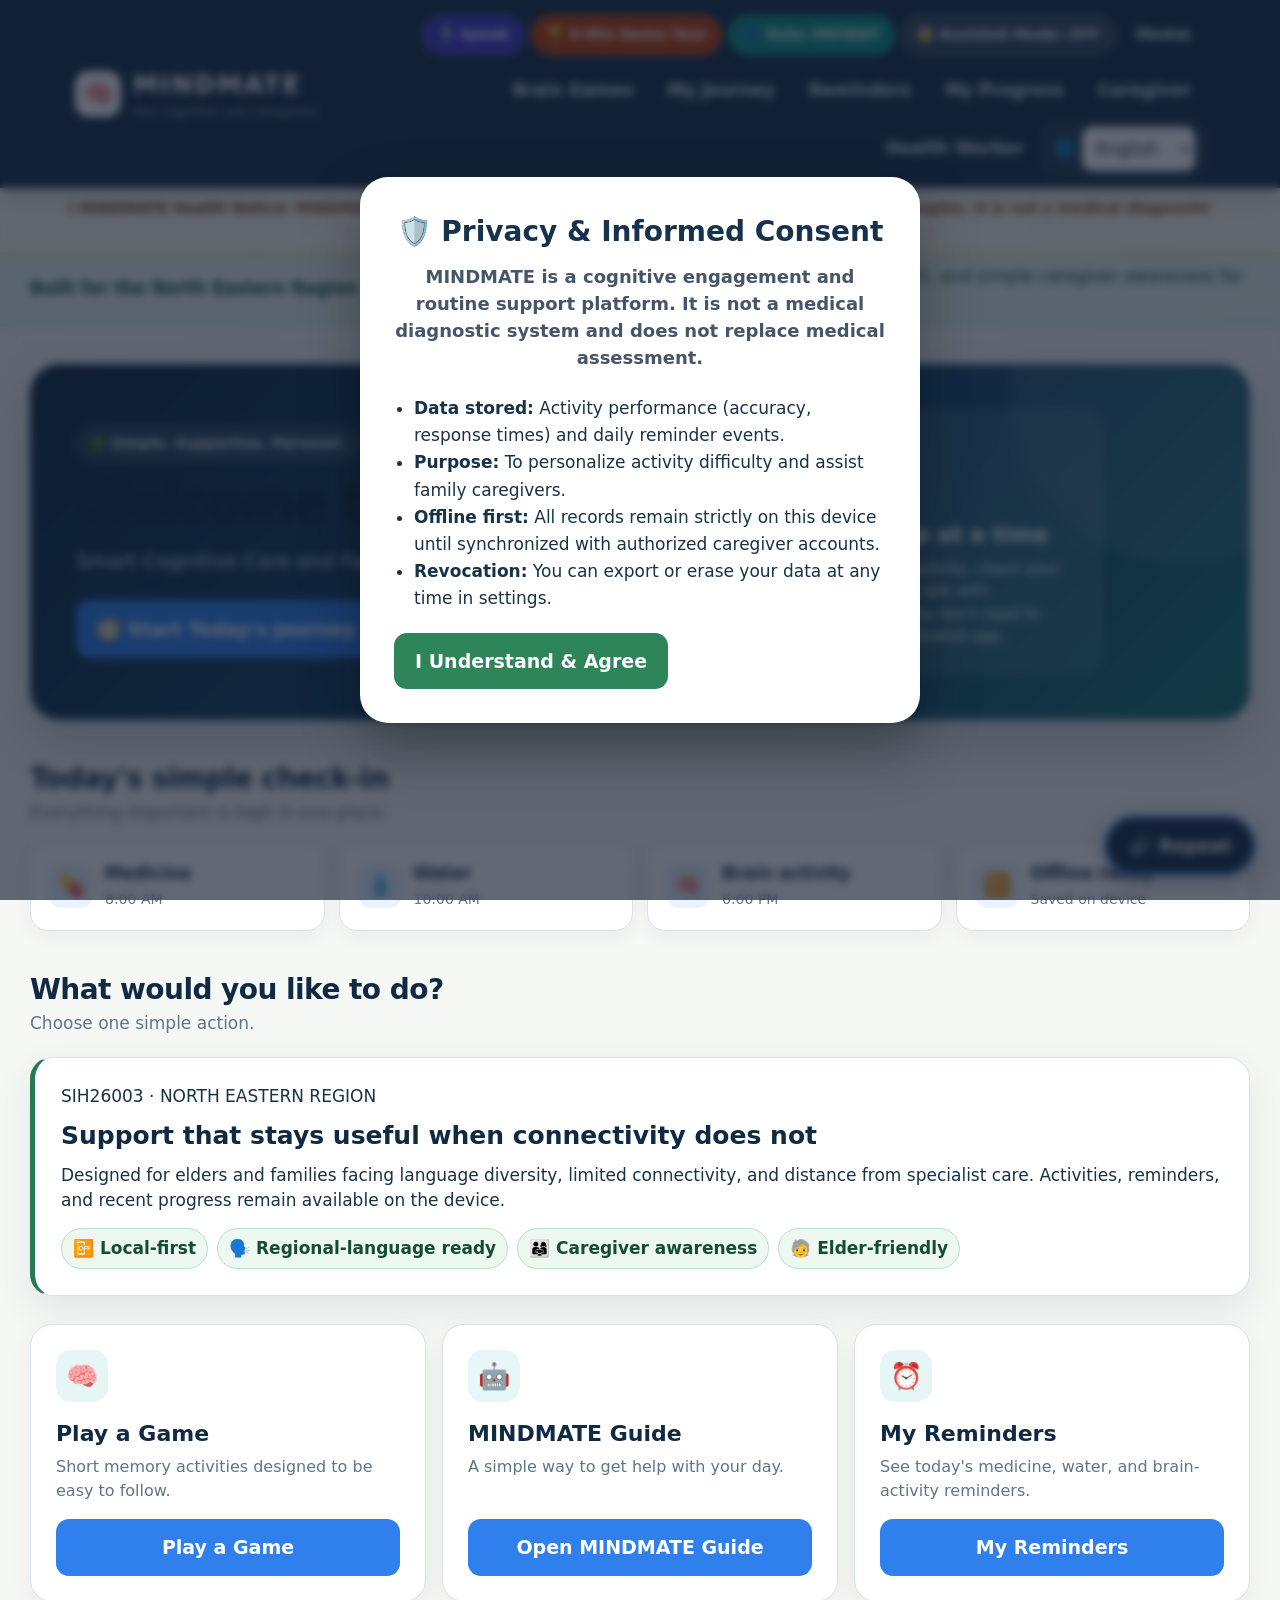
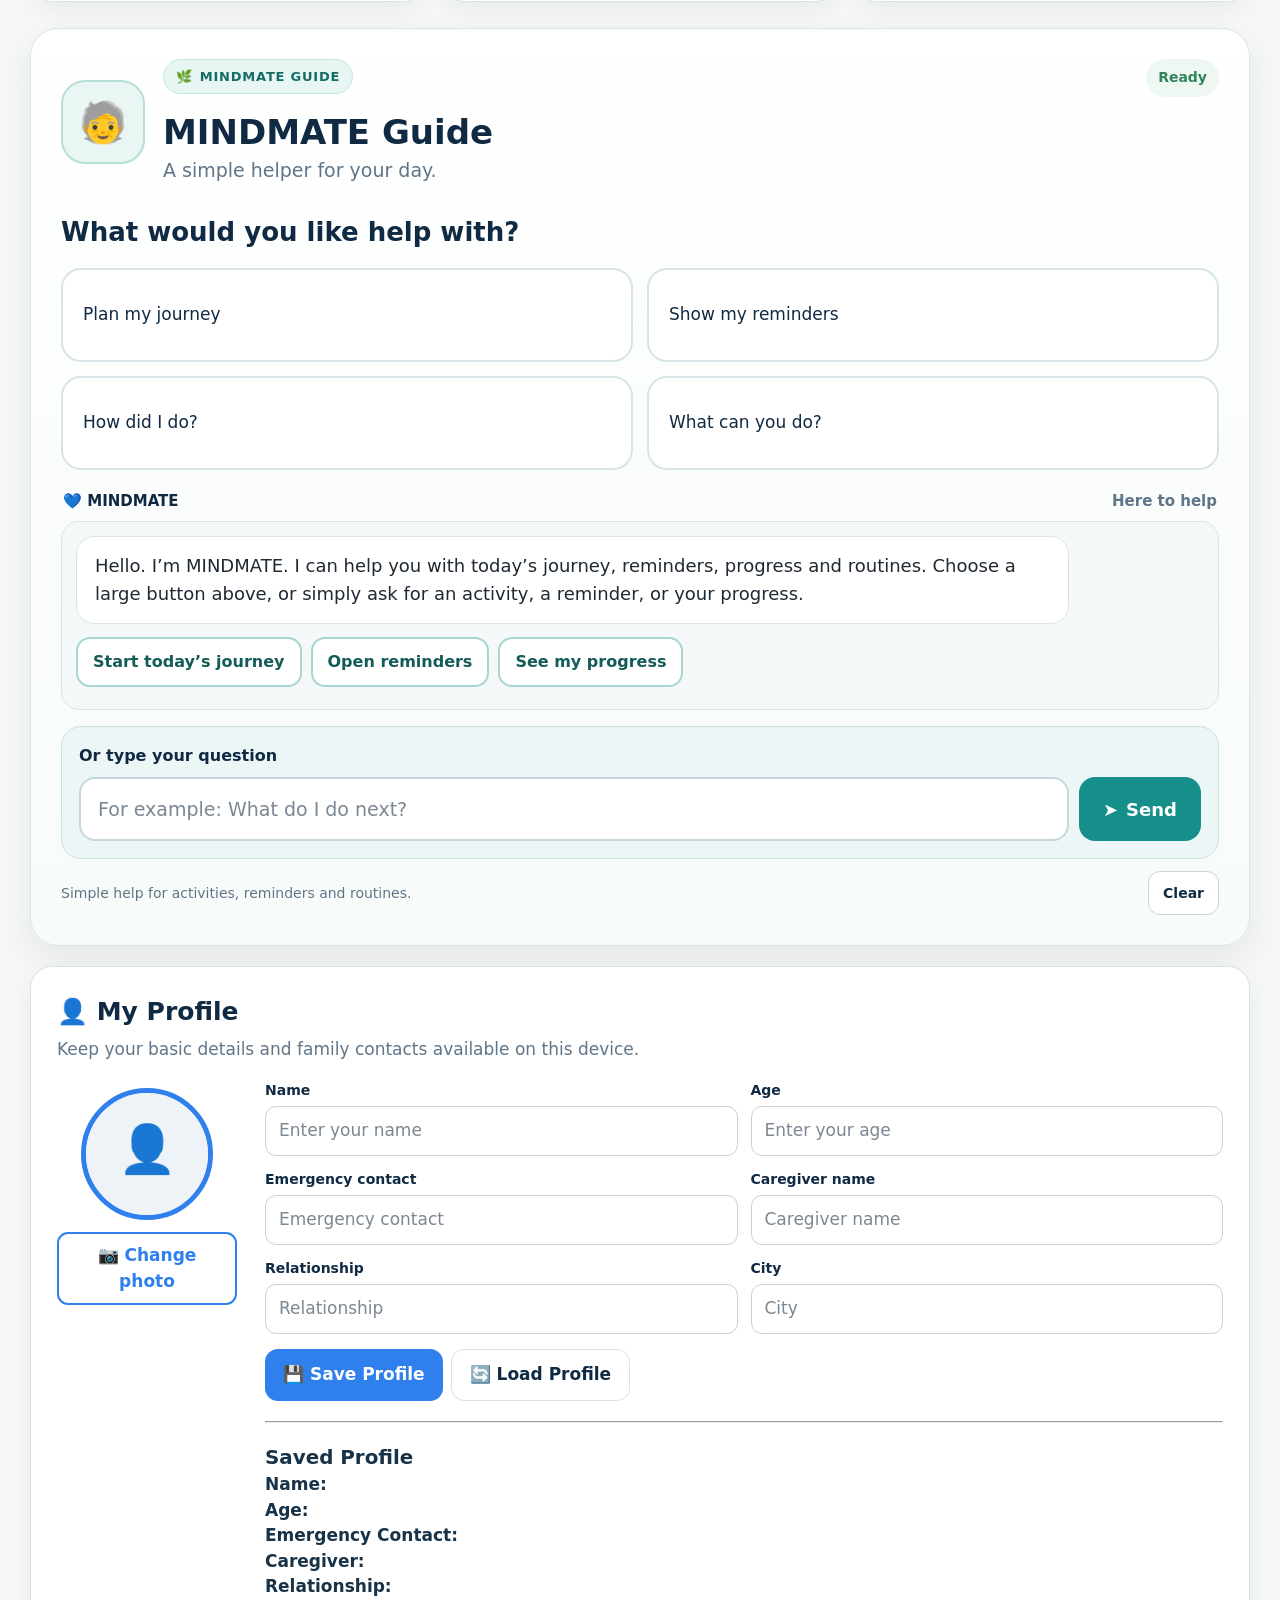
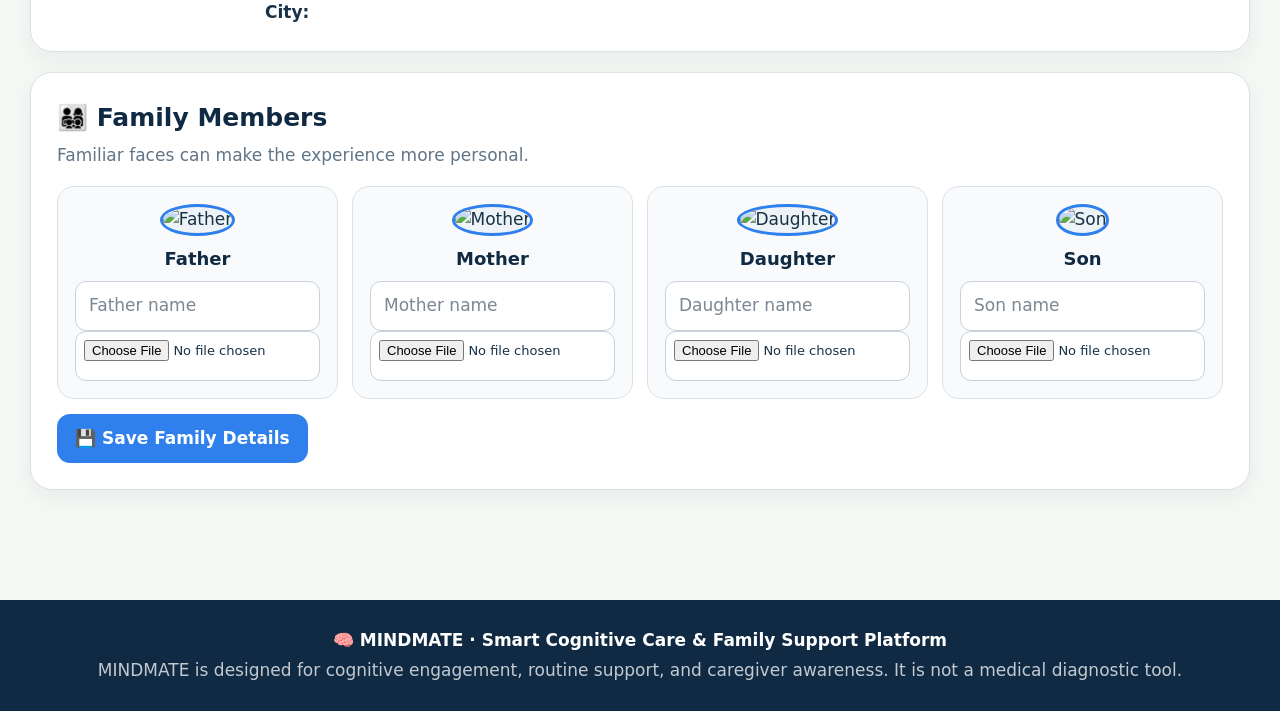
<file: index.html>
<!DOCTYPE html>
<html lang="en">
<head>
<meta charset="UTF-8">
<meta name="viewport" content="width=device-width, initial-scale=1.0">
<title data-key="site_title">MINDMATE - SIH 26003</title>
<link rel="manifest" href="manifest.json">
<meta name="theme-color" content="#17324D">

<link rel="stylesheet" href="css/style.css">

</head>

<body>
<header class="app-header">
  <div class="header-inner">
    <div class="brand" aria-label="MINDMATE">
      <div class="brand-mark" aria-hidden="true">🧠</div>
      <div>
        <div class="brand-name">MINDMATE</div>
        <span class="brand-sub" data-key="brand_sub">Your cognitive care companion</span>
      </div>
    </div>
    <nav class="main-nav" data-i18n-aria="main_navigation" aria-label="Main navigation">
      <button data-key="nav_home" onclick="showPage('home')">Home</button>
      <button data-key="nav_games" onclick="showPage('games')">Brain Games</button>
      <button data-key="nav_journey" onclick="showPage('journey')">My Journey</button>
      <button data-key="nav_reminders" onclick="showPage('reminders')">Reminders</button>
      <button data-key="nav_dashboard" onclick="showPage('dashboard')">My Progress</button>
      <button data-key="nav_caregiver" onclick="showPage('caregiver')">Caregiver</button>
      <button data-key="nav_healthworker" onclick="showPage('healthworker')">Health Worker</button>
      <div class="language-wrap">
        <span aria-hidden="true">🌐</span>
        <select id="languageSelector" data-i18n-aria="language_label" aria-label="Choose language" onchange="changeLanguage(this.value)">
          <option value="en" data-key="language_english">English</option>
          <option value="ta" data-key="language_tamil">தமிழ்</option>
          <option value="hi" data-key="language_hindi">हिन्दी</option>
          <option value="ml" data-key="language_malayalam">മലയാളം</option>
          <option value="te" data-key="language_telugu">తెలుగు</option>
          <option value="kn" data-key="language_kannada">ಕನ್ನಡ</option>
          <option value="as" data-key="language_assamese">অসমীয়া</option>
          <option value="brx" data-key="language_bodo">बर'</option>
          <option value="mni" data-key="language_meitei">মৈতৈলোন</option>
          <option value="lus" data-key="language_mizo">Mizo</option>
          <option value="kha" data-key="language_khasi">Khasi</option>
        </select>
      </div>
    </nav>
  </div>
</header>

<div class="medical-disclaimer-banner" role="note">
  <div class="container">
    <span>ℹ️ <strong>MINDMATE Health Notice:</strong> MINDMATE provides cognitive engagement, routine support, and activity insights. It is not a medical diagnostic system and does not replace professional medical assessment.</span>
  </div>
</div>

<section class="ner-context-banner" aria-label="North Eastern Region focus">
  <div class="container">
    <strong>Built for the North Eastern Region</strong>
    <span>Offline-friendly cognitive engagement, regional-language support, and simple caregiver awareness for elders in remote communities.</span>
  </div>
</section>

<section id="home" class="page active">
  <div class="container">
    <div class="hero">
      <div>
        <div class="eyebrow" data-key="eyebrow">🌿 Simple. Supportive. Personal.</div>
        <h1 data-key="welcome">Welcome to MINDMATE</h1>
        <p data-key="subtitle">Smart Cognitive Care and Family Support Platform</p>
        <div class="hero-actions">
          <button class="btn large" data-key="hero_start" onclick="showPage('journey')">🧭 Start Today's Journey</button>
          <button class="btn secondary large" data-key="talk_mindmate" onclick="document.getElementById('agentBox').scrollIntoView({behavior:'smooth'})">🤖 Talk to MINDMATE AI</button>
        </div>
      </div>
      <div class="hero-card">
        <div class="big-icon">🤝</div>
        <h2 data-key="one_step">One step at a time</h2>
        <p data-key="one_step_desc">Play a short activity, check your reminders, or talk with MINDMATE. You don't need to learn a complicated app.</p>
      </div>
    </div>

    <div class="section-head">
      <h2 data-key="checkin_title">Today's simple check-in</h2>
      <p data-key="checkin_desc">Everything important is kept in one place.</p>
    </div>
    <div class="status-row" data-i18n-aria="todays_status" aria-label="Today's status">
      <div class="status-card"><div class="status-icon">💊</div><div><strong data-key="medicine_label">Medicine</strong><span data-key="time_8am">8:00 AM</span></div></div>
      <div class="status-card"><div class="status-icon">💧</div><div><strong data-key="water_label">Water</strong><span data-key="time_10am">10:00 AM</span></div></div>
      <div class="status-card"><div class="status-icon">🧠</div><div><strong data-key="brain_activity_label">Brain activity</strong><span data-key="time_6pm">6:00 PM</span></div></div>
      <div class="status-card"><div class="status-icon">📴</div><div><strong data-key="offline_ready">Offline ready</strong><span data-key="saved_device">Saved on device</span></div></div>
    </div>

    <div class="section-head">
      <h2 data-key="what_do">What would you like to do?</h2>
      <p data-key="choose_action">Choose one simple action.</p>
    </div>

    <section class="panel ner-story" aria-labelledby="nerStoryTitle">
      <span class="goal">SIH26003 · NORTH EASTERN REGION</span>
      <h2 id="nerStoryTitle">Support that stays useful when connectivity does not</h2>
      <p>Designed for elders and families facing language diversity, limited connectivity, and distance from specialist care. Activities, reminders, and recent progress remain available on the device.</p>
      <div class="ner-pill-row"><span>📴 Local-first</span><span>🗣️ Regional-language ready</span><span>👨‍👩‍👧 Caregiver awareness</span><span>🧓 Elder-friendly</span></div>
    </section>
    <div class="action-grid">
      <article class="action-card">
        <div><div class="action-icon">🧠</div><h3 data-key="play_game">Play a Game</h3><p data-key="play_game_desc">Short memory activities designed to be easy to follow.</p></div>
        <button class="btn large" data-key="play_game" onclick="showPage('games')">Play a Game</button>
      </article>
      <article class="action-card">
        <div><div class="action-icon agent-icon">🤖</div><h3 data-key="agent_home_title">MINDMATE Guide</h3><p data-key="agent_home_desc">A simple way to get help with your day.</p></div>
        <button class="btn large" data-key="agent_home_button" onclick="document.getElementById('agentBox').scrollIntoView({behavior:'smooth'})">Open MINDMATE Guide</button>
      </article>
      <article class="action-card">
        <div><div class="action-icon">⏰</div><h3 data-key="my_reminders">My Reminders</h3><p data-key="my_reminders_desc">See today's medicine, water, and brain-activity reminders.</p></div>
        <button class="btn large" data-key="my_reminders" onclick="showPage('reminders')">My Reminders</button>
      </article>
    </div>

    <section class="guide-panel" id="agentBox" aria-labelledby="agentTitle">
      <div class="guide-top">
        <div class="guide-welcome">
          <div class="guide-avatar" aria-hidden="true">🧓</div>
          <div>
            <div class="eyebrow guide-eyebrow">🌿 <span id="agentEyebrow">MINDMATE GUIDE</span></div>
            <h2 id="agentTitle">MINDMATE Guide</h2>
            <p id="agentSubtitle" class="guide-subtitle">A simple helper for your day.</p>
          </div>
        </div>
        <span id="agentStatus" class="agent-status" data-state="ready">Ready</span>
      </div>

      <div class="guide-question" id="agentPrompt">What would you like help with?</div>

      <div class="guide-actions" aria-label="MINDMATE help options">
        <button class="guide-action action-journey" type="button" data-agent-quick="quickJourney" data-agent-intent="journey">
          <span class="guide-action-icon">🧭</span>
          <span><strong id="journeyActionTitle">Today's Journey</strong><small id="journeyActionSub">Start or continue</small></span>
        </button>
        <button class="guide-action action-reminders" type="button" data-agent-quick="quickReminders" data-agent-intent="reminders">
          <span class="guide-action-icon">⏰</span>
          <span><strong id="remindersActionTitle">My Reminders</strong><small id="remindersActionSub">See what is due</small></span>
        </button>
        <button class="guide-action action-progress" type="button" data-agent-quick="quickProgress" data-agent-intent="progress">
          <span class="guide-action-icon">📈</span>
          <span><strong id="progressActionTitle">My Progress</strong><small id="progressActionSub">See how I did</small></span>
        </button>
        <button class="guide-action action-help" type="button" data-agent-quick="quickHelp" data-agent-intent="help">
          <span class="guide-action-icon">💬</span>
          <span><strong id="helpActionTitle">Ask MINDMATE</strong><small id="helpActionSub">Get simple help</small></span>
        </button>
      </div>

      <div class="guide-chat-wrap">
        <div class="guide-chat-title"><span>💙 MINDMATE</span><span id="agentContextHint">Here to help</span></div>
        <div class="agent-chat guide-chat" id="agentChatLog" aria-live="polite"></div>
      </div>

      <div class="guide-input-card">
        <label id="agentInputLabel" for="agentInput">Or type your question</label>
        <div class="agent-input-row">
          <input id="agentInput" type="text" autocomplete="off" placeholder="For example: What do I do next?" aria-label="Ask MINDMATE">
          <button class="guide-send" id="agentSend" type="button"><span aria-hidden="true">➤</span><span id="agentSendLabel">Send</span></button>
        </div>
      </div>

      <div class="guide-footer">
        <span id="agentFooterNote">Simple help for activities, reminders and routines.</span>
        <button class="guide-clear" id="agentClear" type="button">Clear</button>
      </div>
    </section>

    <div class="profile-card">
      <h2 data-key="profile_title">👤 My Profile</h2>
      <p class="panel-sub" data-key="profile_desc">Keep your basic details and family contacts available on this device.</p>
      <div class="profile-layout">
        <div class="profile-side">
          <img id="profileImage" class="profile-photo" data-i18n-alt="profile_photo_alt" alt="Profile photo"
               src="data:image/svg+xml,%3Csvg xmlns='http://www.w3.org/2000/svg' width='130' height='130'%3E%3Crect width='100%25' height='100%25' fill='%23eef3f8'/%3E%3Ctext x='50%25' y='50%25' dominant-baseline='middle' text-anchor='middle' font-size='50'%3E👤%3C/text%3E%3C/svg%3E">
          <label class="file-label" data-key="change_photo">📷 Change photo
            <input type="file" id="profileUpload" accept="image/*" onchange="uploadProfilePhoto(event)">
          </label>
        </div>
        <div>
          <div class="form-grid">
            <div class="field"><label for="nameInput" data-key="lbl_name">Name</label><input id="nameInput" data-key-placeholder="ph_name" placeholder="Enter your name"></div>
            <div class="field"><label for="ageInput" data-key="lbl_age">Age</label><input id="ageInput" type="number" data-key-placeholder="ph_age" placeholder="Enter your age"></div>
            <div class="field"><label for="emergencyInput" data-key="lbl_emergency">Emergency contact</label><input id="emergencyInput" data-key-placeholder="ph_emergency" placeholder="Emergency contact"></div>
            <div class="field"><label for="caregiverInput" data-key="lbl_caregiver_name">Caregiver name</label><input id="caregiverInput" data-key-placeholder="ph_caregiver_name" placeholder="Caregiver name"></div>
            <div class="field"><label for="relationshipInput" data-key="lbl_relationship">Relationship</label><input id="relationshipInput" data-key-placeholder="ph_relationship" placeholder="Relationship"></div>
            <div class="field"><label for="cityInput" data-key="lbl_city">City</label><input id="cityInput" data-key-placeholder="ph_city" placeholder="City"></div>
          </div>
          <div class="form-actions">
            <button class="btn" data-key="btn_save_profile" onclick="saveProfile()">💾 Save Profile</button>
            <button class="btn secondary" data-key="btn_load_profile" onclick="loadProfile()">🔄 Load Profile</button>
          </div>
          <div id="profileDisplay"></div>
        </div>
      </div>
    </div>

    <div class="profile-card">
      <h2 data-key="family_title">👨‍👩‍👧‍👦 Family Members</h2>
      <p class="panel-sub" data-key="family_desc">Familiar faces can make the experience more personal.</p>
      <div class="family-grid">
        <div class="family-member">
          <img id="fatherPhoto" alt="Father">
          <h3 data-key="lbl_father">Father</h3>
          <input id="fatherName" data-key-placeholder="ph_father_name" placeholder="Father name">
          <input type="file" accept="image/*" onchange="uploadFamilyPhoto(event,'fatherPhoto')">
        </div>
        <div class="family-member">
          <img id="motherPhoto" alt="Mother">
          <h3 data-key="lbl_mother">Mother</h3>
          <input id="motherName" data-key-placeholder="ph_mother_name" placeholder="Mother name">
          <input type="file" accept="image/*" onchange="uploadFamilyPhoto(event,'motherPhoto')">
        </div>
        <div class="family-member">
          <img id="daughterPhoto" alt="Daughter">
          <h3 data-key="lbl_daughter">Daughter</h3>
          <input id="daughterName" data-key-placeholder="ph_daughter_name" placeholder="Daughter name">
          <input type="file" accept="image/*" onchange="uploadFamilyPhoto(event,'daughterPhoto')">
        </div>
        <div class="family-member">
          <img id="sonPhoto" alt="Son">
          <h3 data-key="lbl_son">Son</h3>
          <input id="sonName" data-key-placeholder="ph_son_name" placeholder="Son name">
          <input type="file" accept="image/*" onchange="uploadFamilyPhoto(event,'sonPhoto')">
        </div>
      </div>
      <div class="form-actions">
        <button class="btn" data-key="btn_save_family" onclick="saveFamily()">💾 Save Family Details</button>
      </div>
    </div>
  </div>
</section>


<section id="journey" class="page">
  <div class="container">
    <div class="page-title">
      <div><h1>🧭 My Cognitive Journey</h1><p>One short, personalized session built from your recent activity.</p></div>
      <button class="btn secondary" onclick="showPage('home')">← Home</button>
    </div>
    <div class="journey-hero panel">
      <div><span class="goal" id="journeyGoal">PERSONALIZED</span><h1 id="journeyTitle">My Cognitive Journey</h1><h2 id="journeyGreeting">Good morning</h2><p id="journeyAdaptiveSummary">Your journey adapts activity order and difficulty from your recent performance.</p><p id="journeySummary">One short, personalized session built from your recent activity.</p></div>
      <button class="btn large" id="startJourneyBtn" type="button">▶ Start 10-minute Journey</button>
    </div>
    <div class="journey-grid" id="journeyPlan"></div>
    <div class="panel journey-session" id="journeySession" hidden>
      <div class="session-head"><div><span class="goal" id="sessionCategory">MEMORY</span><h2 id="sessionTitle">Activity</h2><p id="sessionInstruction">Follow the instruction.</p></div><div class="session-progress"><strong id="sessionStep">1 / 5</strong></div></div>
      <div id="taskArea"></div>
      <div class="game-actions"><button class="btn secondary" id="skipTaskBtn" type="button">Skip</button><button class="btn" id="submitTaskBtn" type="button">Check</button></div>
      <div class="insight" id="adaptationInsight" hidden></div>
    </div>
  </div>
</section>

<section id="healthworker" class="page">
  <div class="container">
    <div class="page-title">
      <div>
        <h1>🩺 Health Worker & Clinical Support View</h1>
        <p>Permission-limited activity performance, routine telemetry, and synchronization audit.</p>
      </div>
      <button class="btn secondary" onclick="showPage('home')">← Patient view</button>
    </div>
    <div class="panel">
      <h2>Longitudinal Telemetry & Routine Summary</h2>
      <p class="panel-sub">Strictly non-diagnostic engagement records. Does not replace professional clinical assessment.</p>
      <div class="metric-grid" id="healthMetrics"></div>
      
      <div class="section-head" style="margin-top:28px;">
        <h3>Cognitive Domain Telemetry (Response Latency & Baseline Trend)</h3>
        <p>Monitors activity consistency across the 5 engagement categories.</p>
      </div>
      <div class="metric-grid" id="healthDomainBreakdown"></div>

      <div class="demo-note non-medical-statement" style="margin-top:24px;">
        MINDMATE provides cognitive engagement, routine support, and activity insights. It is not a medical diagnostic system and does not replace professional medical assessment.
      </div>
    </div>
  </div>
</section>

<section id="games" class="page">
  <div class="container">
    <div class="page-title">
      <div><h1 data-key="games_title">🧠 Brain Games</h1><p data-key="games_desc">Short activities for memory and recognition.</p></div>
      <button class="btn secondary" data-key="home" onclick="showPage('home')">← Home</button>
    </div>
    <div class="game-grid">
      <div class="game-box">
        <span class="goal" data-key="memory_goal">MEMORY</span>
        <h2 data-key="memory_seq_title">🔢 Memory Sequence</h2>
        <p data-key="memory_seq_desc">Remember the number sequence.</p>
        <div class="game-instruction" id="gameResult" data-key="game_instruction_seq" aria-live="polite">Press Start, remember the number, then enter it.</div>
        <div id="sequence" class="sequence" data-key="press_start">Press Start</div>
        <div class="game-actions">
          <button class="btn large" data-key="btn_start_game" onclick="startMemoryGame()">Start Game</button>
        </div>
        <input id="gameInput" data-key-placeholder="ph_enter_sequence" placeholder="Enter sequence" data-i18n-aria="aria_enter_number" aria-label="Enter the remembered number">
        <button class="btn" data-key="btn_check_answer" onclick="checkAnswer()">Check Answer</button>
      </div>

      <div class="game-box">
        <span class="goal" data-key="recognition_goal">RECOGNITION</span>
        <h2 data-key="object_memory_title">🧩 Object Memory</h2>
        <p data-key="object_memory_desc">Remember these objects.</p>
        <div class="game-instruction" id="objectResult" data-key="object_instruction" aria-live="polite">Press Start and remember the objects.</div>
        <div id="objects" class="sequence" data-key="object_memory_list" style="font-size:26px;letter-spacing:1px">Apple · Book · Clock</div>
        <div class="game-actions">
          <button class="btn large" data-key="btn_start_object_game" onclick="startObjectGame()">Start Object Game</button>
        </div>
        <input id="objectInput" data-key-placeholder="ph_enter_objects" placeholder="Enter the objects" data-i18n-aria="aria_enter_objects" aria-label="Enter the remembered objects">
        <button class="btn" data-key="btn_check_answer" onclick="checkObjectAnswer()">Check Answer</button>
      </div>
    </div>
    <div class="demo-note" data-key="demo_games">Prototype note: the current score and game logic are demonstration mechanisms. They are not a clinical diagnosis or validated cognitive assessment.</div>
  </div>
</section>

<section id="reminders" class="page">
  <div class="container">
    <div class="page-title">
      <div><h1 data-key="reminders_title">⏰ Reminders</h1><p data-key="reminders_desc">Simple prompts for today's routine.</p></div>
      <button class="btn secondary" data-key="home" onclick="showPage('home')">← Home</button>
    </div>
    <div class="reminder-grid">
      <div class="reminder"><div class="reminder-icon">💊</div><div><h3 data-key="medicine_time">8:00 AM · Medicine</h3><p data-key="reminder_medicine">Medicine reminder</p></div></div>
      <div class="reminder"><div class="reminder-icon">💧</div><div><h3 data-key="water_time">10:00 AM · Water</h3><p data-key="reminder_water">Drink water</p></div></div>
      <div class="reminder"><div class="reminder-icon">🧠</div><div><h3 data-key="brain_time">6:00 PM · Brain activity</h3><p data-key="reminder_brain">Brain exercise</p></div></div>
      <div class="reminder"><div class="reminder-icon">📅</div><div><h3 data-key="appointment">Appointment</h3><p data-key="appointment_desc">Keep upcoming medical appointments easy to remember.</p></div></div>
    </div>
    <div class="reminder-tools">
      <button class="btn large" id="addReminderBtn" data-key="add_reminder" type="button" onclick="toggleReminderForm()">➕ Add Reminder</button>
    </div>
    <div class="custom-reminder-form" id="customReminderForm" aria-live="polite">
      <h2 data-key="custom_reminders">Custom reminders</h2>
      <div class="form-grid">
        <div class="field">
          <label for="customReminderTitle" data-key="reminder_title_label">Reminder title</label>
          <input id="customReminderTitle" data-key-placeholder="reminder_title_placeholder" placeholder="Enter reminder name" maxlength="80">
        </div>
        <div class="field">
          <label for="customReminderTime" data-key="reminder_time_label">Time</label>
          <input id="customReminderTime" type="time">
        </div>
      </div>
      <div class="custom-reminder-actions">
        <button class="btn green" data-key="save_reminder" type="button" onclick="saveCustomReminder()">💾 Save Reminder</button>
        <button class="btn secondary" data-key="cancel" type="button" onclick="toggleReminderForm(false)">Cancel</button>
      </div>
    </div>
    <div class="custom-reminder-list" id="customReminderList"></div>
    <div class="demo-note" data-key="reminder_demo">Reminder content shown here is part of the current prototype. Full scheduled notifications and completion syncing are not claimed unless implemented by the application.</div>
  </div>
</section>

<section id="dashboard" class="page">
  <div class="container">
    <div class="page-title">
      <div>
        <h1 data-key="dashboard_title">📊 My Progress & Baselines</h1>
        <p data-key="dashboard_desc">Your personal activity performance, trends, and routine consistency.</p>
      </div>
      <button class="btn secondary" data-key="practice_now" onclick="showPage('games')">🧠 Practice Now</button>
    </div>

    <div class="metric-grid">
      <div class="metric"><div class="metric-label" data-key="cognitive_activity">🧠 Activity Performance</div><p class="stat" id="score">Baseline pending</p><small>Composite Activity Score</small></div>
      <div class="metric"><div class="metric-label" data-key="current_streak">🔥 Current Streak</div><p class="stat" id="streak">0 Days</p><small data-key="lbl_daily_streak">Daily check-in streak</small></div>
      <div class="metric"><div class="metric-label" data-key="card_correct_row">🎯 Consecutive Correct</div><p class="stat" id="correctStreak">0</p><small>In recent activities</small></div>
      <div class="metric"><div class="metric-label" data-key="card_reminders">⏰ Reminder Adherence</div><p class="stat" data-v2-adherence>Checking…</p><small>Last 30 days completed</small></div>
      <div class="metric"><div class="metric-label" data-key="card_offline_mode">📴 Sync Status</div><p class="stat" data-v2-sync>All synced</p><small>Local-first IndexedDB queue</small></div>
    </div>

    <div class="section-head" style="margin-top:32px;">
      <h2>Personal Baselines Across 5 Cognitive Domains</h2>
      <p>MINDMATE learns your individual baseline and highlights performance changes over time.</p>
    </div>
    <div class="metric-grid" id="patientBaselineGrid"></div>

    <div class="dashboard-grid" style="margin-top:24px;">
      <div class="panel">
        <h2 data-key="performance_title">Recent Performance Trend</h2>
        <p class="panel-sub" data-key="performance_desc">Overall activity consistency across completed tasks.</p>
        <div class="progress" data-i18n-aria="performance_aria" aria-label="Performance"><div id="performanceBar" class="progress-bar"></div></div>
        <div class="progress-caption"><span data-key="current_score">Current Level</span><strong id="performanceText">Baseline pending</strong></div>
        <div class="insight"><strong data-key="keep_simple">Keep it simple.</strong><br><span data-key="keep_simple_desc">Regular, brief daily cognitive engagement supports positive routine confidence.</span></div>
      </div>
      <div class="panel">
        <h2 data-key="todays_focus">Today's Routine Focus</h2>
        <div class="alert-list">
          <div class="alert normal"><div>✓</div><div><strong>Cognitive Journey Ready</strong><span>Complete today's 10-minute 5-domain session.</span></div></div>
          <div class="alert normal"><div>✓</div><div><strong>Offline Storage Active</strong><span>All telemetry remains safely on your local device.</span></div></div>
        </div>
      </div>
    </div>
    <div class="demo-note non-medical-statement">
      Notice: MINDMATE provides cognitive engagement, routine support, and activity insights. It is not a medical diagnostic system and does not replace professional medical assessment.
    </div>
  </div>
</section>

<section id="caregiver" class="page">
  <div class="container">
    <div class="page-title">
      <div>
        <h1 data-key="caregiver_title">👨‍⚕️ Caregiver & Family Dashboard</h1>
        <p data-key="caregiver_desc">Real-time awareness of daily activities, reminder adherence, and adaptive adjustments.</p>
      </div>
      <button class="btn secondary" data-key="patient_view" onclick="showPage('home')">← Patient view</button>
    </div>

    <div class="caregiver-top">
      <h2 data-key="patient_overview">Patient Activity & Routine Overview</h2>
      <p data-key="patient_overview_desc">Activity performance and adherence tracking recorded locally on this device.</p>
    </div>

    <div id="caregiverAttentionCard" class="insight" aria-live="polite"></div>

    <div class="metric-grid">
      <div class="metric"><div class="metric-label" data-key="cognitive_activity">🧠 Activity Performance</div><p class="stat" id="careScore">Baseline pending</p><small>Composite Activity Score</small></div>
      <div class="metric"><div class="metric-label">💊 Medicine Adherence</div><p class="stat" id="careAdherenceStat">—</p><small>Taken vs scheduled</small></div>
      <div class="metric"><div class="metric-label">🔥 Login Streak</div><p class="stat" id="careStreak">0 Days</p><small>Consecutive daily use</small></div>
      <div class="metric"><div class="metric-label">📴 Sync Status</div><p class="stat" id="careSyncStat">Up to date</p><small>Local-first queue</small></div>
    </div>

    <div class="dashboard-grid" style="margin-top:24px;">
      <div class="panel">
        <h2>Adaptive Personalization Feed</h2>
        <p class="panel-sub">Transparent reasons for difficulty adjustments across cognitive domains.</p>
        <div data-v2-care-explanation></div>
      </div>
      <div class="panel">
        <h2>Routine Alerts & Missed Reminders</h2>
        <p class="panel-sub">Active alerts requiring attention or follow-up.</p>
        <div id="caregiverMissedReminders"></div>
      </div>
    </div>

    <div class="panel" style="margin-top:24px;">
      <h2>Recent Activity Sessions Telemetry</h2>
      <p class="panel-sub">Recent session records showing response latency and completion status.</p>
      <div id="caregiverRecentSessions"></div>
    </div>

    <div class="demo-note non-medical-statement" style="margin-top:20px;">
      MINDMATE provides cognitive engagement, routine support, and activity insights. It is not a medical diagnostic system and does not replace professional medical assessment.
    </div>
  </div>
</section>

<footer>
  <p data-key="footer_line1">🧠 MINDMATE · Smart Cognitive Care & Family Support Platform</p>
  <p class="footer-disclaimer-sub">MINDMATE is designed for cognitive engagement, routine support, and caregiver awareness. It is not a medical diagnostic tool.</p>
</footer>

<script src="js/app.js" defer></script>
<script src="js/agent.js" defer></script>
<script type="module" src="js/bootstrap.js"></script>
</body>
</html>
</file>
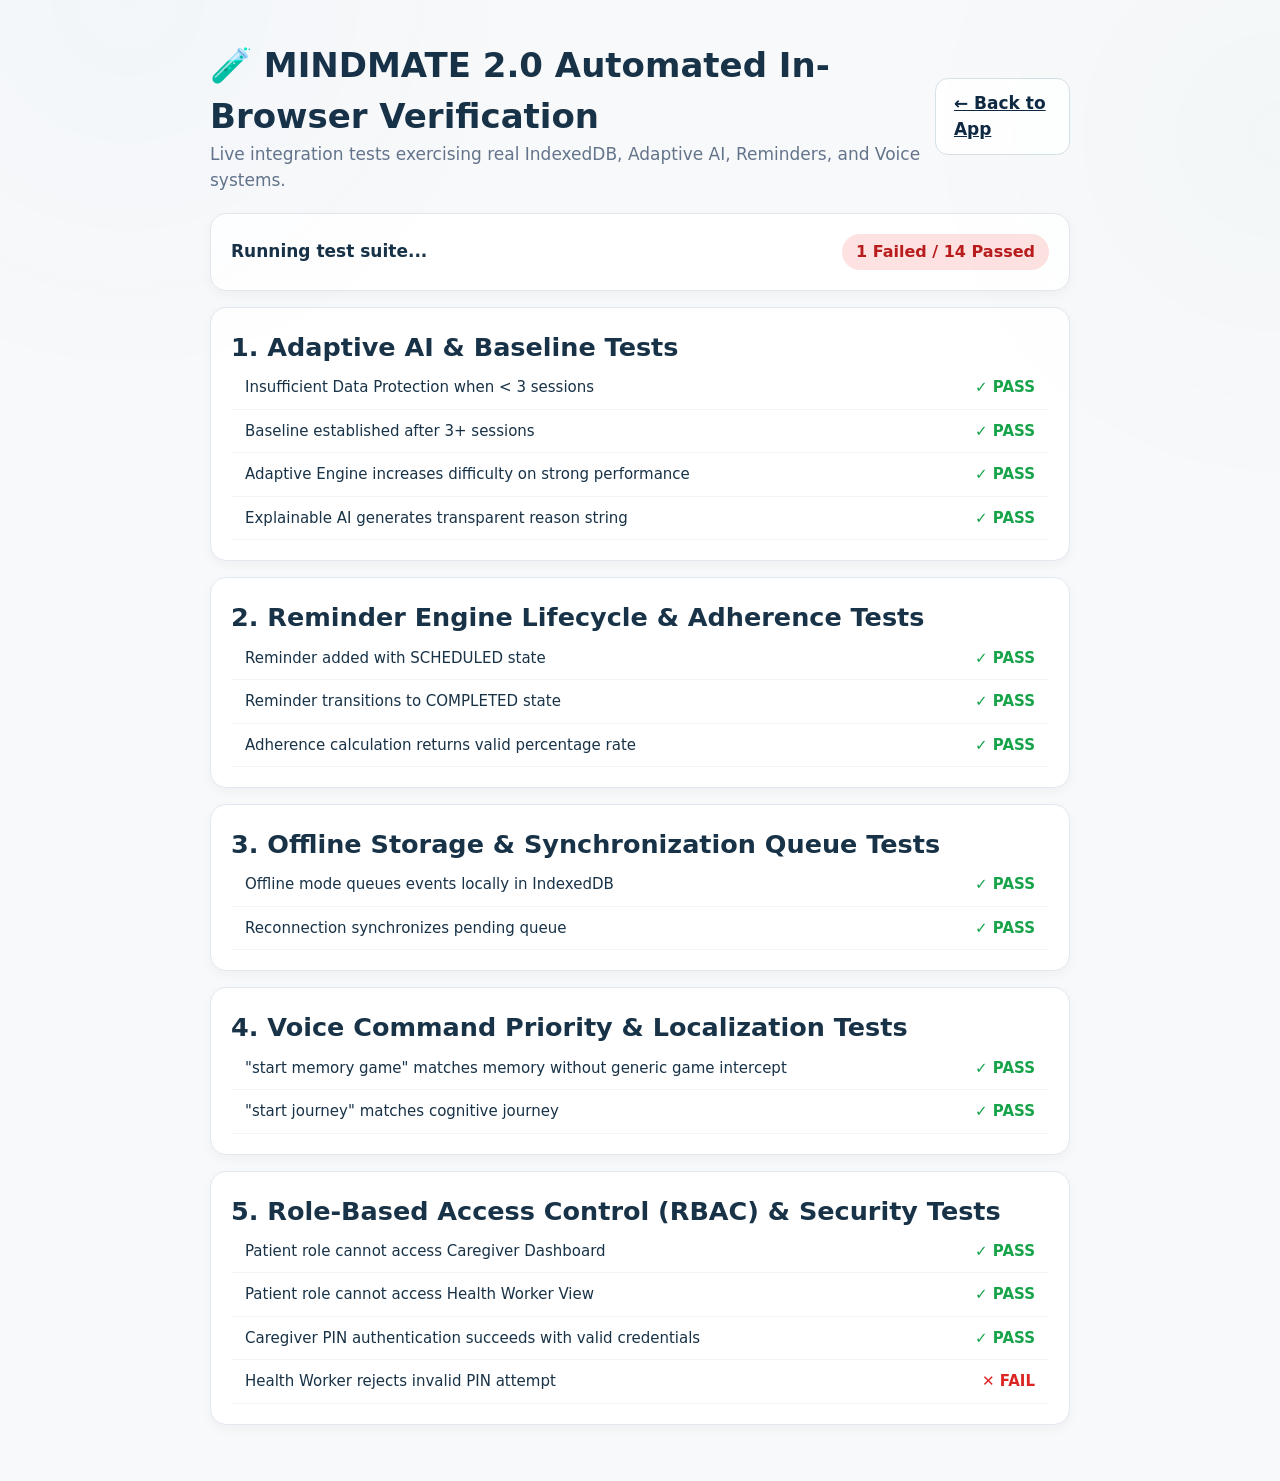
<file: test.html>
<!DOCTYPE html>
<html lang="en">
<head>
  <meta charset="UTF-8">
  <title>MINDMATE 2.0 In-Browser Test Suite</title>
  <meta name="viewport" content="width=device-width, initial-scale=1.0">
  <link rel="stylesheet" href="css/style.css">
  <style>
    body { padding: 40px 20px; max-width: 900px; margin: auto; background: #F8F9FA; font-family: system-ui, sans-serif; }
    .test-card { background: #FFFFFF; border: 1px solid #E2E8F0; border-radius: 16px; padding: 20px; margin-bottom: 16px; box-shadow: 0 4px 12px rgba(0,0,0,0.04); }
    .test-header { display: flex; justify-content: space-between; align-items: center; margin-bottom: 20px; }
    .test-result { display: flex; align-items: center; justify-content: space-between; padding: 10px 14px; border-bottom: 1px solid #F1F5F9; font-size: 15px; }
    .test-pass { color: #16A34A; font-weight: 700; }
    .test-fail { color: #DC2626; font-weight: 700; }
    .summary-badge { padding: 6px 14px; border-radius: 999px; font-weight: 800; font-size: 16px; }
    .summary-pass { background: #DCFCE7; color: #15803D; }
    .summary-fail { background: #FEE2E2; color: #B91C1C; }
  </style>
</head>
<body>

  <div class="test-header">
    <div>
      <h1>🧪 MINDMATE 2.0 Automated In-Browser Verification</h1>
      <p style="color: #64748B;">Live integration tests exercising real IndexedDB, Adaptive AI, Reminders, and Voice systems.</p>
    </div>
    <a href="index.html" class="btn secondary">← Back to App</a>
  </div>

  <div id="testSummary" class="test-card" style="display: flex; justify-content: space-between; align-items: center;">
    <div><strong>Running test suite...</strong></div>
    <span id="summaryBadge" class="summary-badge">Running</span>
  </div>

  <div class="test-card">
    <h2>1. Adaptive AI & Baseline Tests</h2>
    <div id="aiTestLog"></div>
  </div>

  <div class="test-card">
    <h2>2. Reminder Engine Lifecycle & Adherence Tests</h2>
    <div id="reminderTestLog"></div>
  </div>

  <div class="test-card">
    <h2>3. Offline Storage & Synchronization Queue Tests</h2>
    <div id="storageTestLog"></div>
  </div>

  <div class="test-card">
    <h2>4. Voice Command Priority & Localization Tests</h2>
    <div id="voiceTestLog"></div>
  </div>

  <div class="test-card">
    <h2>5. Role-Based Access Control (RBAC) & Security Tests</h2>
    <div id="rbacTestLog"></div>
  </div>

  <script type="module">
    import { put, get, all, clearStore, uid } from './js/storage.js';
    import { baseline, allBaselines, recommend, recordAttempt, DOMAINS } from './js/adaptive-engine.js';
    import { addReminder, setReminderStatus, calculateAdherence, REMINDER_STATES } from './js/reminder-engine.js';
    import { queueCount, syncNow, setOfflineSimulation } from './js/sync-queue.js';
    import { VOICE_COMMAND_REGISTRY, executeVoiceCommand } from './js/voice-assistant.js';
    import { authenticateRole, canAccess, ROLES } from './js/auth-rbac.js';

    let passCount = 0;
    let failCount = 0;

    function recordTest(containerId, name, condition, details = '') {
      const host = document.getElementById(containerId);
      const row = document.createElement('div');
      row.className = 'test-result';

      const label = document.createElement('span');
      label.textContent = name + (details ? ` (${details})` : '');

      const status = document.createElement('span');
      if (condition) {
        status.className = 'test-pass';
        status.textContent = '✓ PASS';
        passCount++;
      } else {
        status.className = 'test-fail';
        status.textContent = '✕ FAIL';
        failCount++;
      }

      row.append(label, status);
      if (host) host.appendChild(row);
    }

    async function runAll() {
      // 1. Adaptive AI Tests
      const bEmpty = await baseline('memory');
      recordTest('aiTestLog', 'Insufficient Data Protection when < 3 sessions', !bEmpty.established && bEmpty.score === null);

      // Record 3 test sessions
      await recordAttempt({ category: 'memory', difficulty: 2, accuracy: 1.0, responseTimeMs: 1900, retries: 0 });
      await recordAttempt({ category: 'memory', difficulty: 2, accuracy: 0.9, responseTimeMs: 2100, retries: 0 });
      await recordAttempt({ category: 'memory', difficulty: 2, accuracy: 1.0, responseTimeMs: 1800, retries: 0 });

      const bEstablished = await baseline('memory');
      recordTest('aiTestLog', 'Baseline established after 3+ sessions', bEstablished.established && bEstablished.score >= 0.9);

      const recUp = await recommend('memory');
      recordTest('aiTestLog', 'Adaptive Engine increases difficulty on strong performance', recUp.difficulty === 3 && recUp.direction === 'increase');
      recordTest('aiTestLog', 'Explainable AI generates transparent reason string', recUp.reason.length > 15);

      // 2. Reminder Engine Tests
      const newRem = await addReminder({ title: 'Blood Pressure Tablet', time: '09:00', category: 'medicine' });
      recordTest('reminderTestLog', 'Reminder added with SCHEDULED state', newRem.status === REMINDER_STATES.SCHEDULED);

      await setReminderStatus(newRem.id, REMINDER_STATES.COMPLETED);
      const updatedRem = await get('reminders', newRem.id);
      recordTest('reminderTestLog', 'Reminder transitions to COMPLETED state', updatedRem.status === REMINDER_STATES.COMPLETED);

      const adh = await calculateAdherence('medicine', 30);
      recordTest('reminderTestLog', 'Adherence calculation returns valid percentage rate', adh.completedRate !== null);

      // 3. Offline Storage & Sync Queue Tests
      setOfflineSimulation(true);
      await recordAttempt({ category: 'routine', difficulty: 2, accuracy: 1, responseTimeMs: 2500 });
      const qOffline = await queueCount();
      recordTest('storageTestLog', 'Offline mode queues events locally in IndexedDB', qOffline > 0);

      setOfflineSimulation(false);
      const syncRes = await syncNow();
      recordTest('storageTestLog', 'Reconnection synchronizes pending queue', syncRes.synced > 0 && syncRes.pending === 0);

      // 4. Voice Command Priority Tests
      const memoryVoice = await executeVoiceCommand('start my memory game');
      recordTest('voiceTestLog', '"start memory game" matches memory without generic game intercept', memoryVoice.matchedCommand === 'start_memory_game');

      const journeyVoice = await executeVoiceCommand('start my cognitive journey');
      recordTest('voiceTestLog', '"start journey" matches cognitive journey', journeyVoice.matchedCommand === 'start_cognitive_journey');

      // 5. RBAC & Security Tests
      recordTest('rbacTestLog', 'Patient role cannot access Caregiver Dashboard', !canAccess('caregiver', ROLES.PATIENT));
      recordTest('rbacTestLog', 'Patient role cannot access Health Worker View', !canAccess('healthworker', ROLES.PATIENT));

      const authGood = await authenticateRole(ROLES.CAREGIVER, '1234');
      recordTest('rbacTestLog', 'Caregiver PIN authentication succeeds with valid credentials', authGood.success);

      const authBad = await authenticateRole(ROLES.HEALTHWORKER, '0000');
      recordTest('rbacTestLog', 'Health Worker rejects invalid PIN attempt', !authBad.success);

      // Summary
      const summaryText = document.getElementById('testSummary');
      const badge = document.getElementById('summaryBadge');
      if (failCount === 0) {
        badge.className = 'summary-badge summary-pass';
        badge.textContent = `All ${passCount} Tests Passed (0 Failures)`;
      } else {
        badge.className = 'summary-badge summary-fail';
        badge.textContent = `${failCount} Failed / ${passCount} Passed`;
      }
    }

    runAll().catch(console.error);
  </script>
</body>
</html>
</file>
<file: css/style.css>
:root{
  --navy:#17324D;
  --blue:#2563A6;
  --blue-soft:#EAF3FB;
  --green:#2F855A;
  --green-soft:#EAF6EF;
  --orange:#C2410C;
  --orange-soft:#FFF1E9;
  --cream:#F8F6F0;
  --ink:#1F2933;
  --muted:#66717D;
  --white:#FFFFFF;
  --line:#DCE3EA;
  --shadow:0 8px 28px rgba(23,50,77,.09);
  --radius:20px;
  --focus:0 0 0 4px rgba(37,99,166,.20);
}
*{box-sizing:border-box;margin:0;padding:0}
html{scroll-behavior:smooth}
body{
  font-family:Arial,Helvetica,sans-serif;
  background:var(--cream);
  color:var(--ink);
  font-size:17px;
  line-height:1.55;
}
button,input,select{font:inherit}
button{cursor:pointer}
button:focus-visible,input:focus-visible,select:focus-visible{
  outline:none;box-shadow:var(--focus);
}
.app-header{
  background:var(--navy);
  color:white;
  position:sticky;
  top:0;
  z-index:20;
  box-shadow:0 3px 18px rgba(0,0,0,.12);
}
.header-inner{
  width:min(1180px,92%);
  margin:auto;
  min-height:78px;
  display:flex;
  align-items:center;
  justify-content:space-between;
  gap:22px;
}
.brand{
  display:flex;align-items:center;gap:12px;min-width:max-content;
}
.brand-mark{
  width:46px;height:46px;border-radius:14px;
  display:grid;place-items:center;
  background:#fff;color:var(--blue);font-size:25px;
}
.brand-name{font-size:25px;font-weight:800;letter-spacing:.3px}
.brand-sub{font-size:12px;opacity:.78;display:block}
.main-nav{display:flex;align-items:center;gap:6px;flex-wrap:wrap;justify-content:flex-end}
.main-nav button{
  border:0;background:transparent;color:#fff;
  padding:12px 14px;border-radius:12px;font-weight:700;
}
.main-nav button:hover,.main-nav button:focus-visible{background:rgba(255,255,255,.12)}
.language-wrap{
  display:flex;align-items:center;gap:7px;
  padding-left:8px;border-left:1px solid rgba(255,255,255,.18);
}
#languageSelector{
  border:1px solid rgba(255,255,255,.3);
  background:white;color:var(--ink);
  border-radius:10px;padding:9px 10px;min-height:44px;
}
.container{width:min(1180px,92%);margin:auto}
.page{display:none;padding:34px 0 60px}
.page.active{display:block}
.hero{
  background:linear-gradient(135deg,#fff 0%,#EEF6FC 100%);
  border:1px solid var(--line);
  border-radius:28px;
  padding:38px;
  box-shadow:var(--shadow);
  display:grid;
  grid-template-columns:1.25fr .75fr;
  gap:30px;
  align-items:center;
}
.eyebrow{
  display:inline-flex;align-items:center;gap:7px;
  background:var(--blue-soft);color:var(--blue);
  border-radius:999px;padding:7px 12px;
  font-size:14px;font-weight:800;margin-bottom:14px;
}
.hero h1{font-size:clamp(32px,5vw,50px);line-height:1.12;color:var(--navy);margin-bottom:15px}
.hero p{font-size:20px;color:var(--muted);max-width:690px}
.hero-actions{display:flex;flex-wrap:wrap;gap:10px;margin-top:24px}
.hero-card{
  background:#fff;border:1px solid var(--line);border-radius:22px;padding:24px;
}
.hero-card .big-icon{font-size:48px;margin-bottom:10px}
.hero-card h2{font-size:22px;color:var(--navy);margin-bottom:7px}
.hero-card p{font-size:16px}
.btn{
  min-height:50px;
  border:0;border-radius:13px;
  padding:12px 18px;
  background:var(--blue);color:#fff;
  font-weight:800;
  box-shadow:0 3px 8px rgba(37,99,166,.16);
  transition:transform .15s,box-shadow .15s,background .15s;
}
.btn:hover{transform:translateY(-1px);box-shadow:0 6px 14px rgba(37,99,166,.2)}
.btn.secondary{background:white;color:var(--blue);border:2px solid var(--blue);box-shadow:none}
.btn.green{background:var(--green)}
.btn.orange{background:var(--orange)}
.btn.large{min-height:64px;padding:16px 24px;font-size:19px}
.section-head{margin:34px 0 16px}
.section-head h2{font-size:30px;color:var(--navy);line-height:1.2}
.section-head p{color:var(--muted);margin-top:5px}
.action-grid{
  display:grid;grid-template-columns:repeat(3,1fr);gap:16px;
}
.action-card{
  background:#fff;border:1px solid var(--line);border-radius:var(--radius);
  padding:23px;box-shadow:var(--shadow);
  min-height:190px;display:flex;flex-direction:column;justify-content:space-between;
}
.action-icon{
  width:54px;height:54px;border-radius:16px;
  display:grid;place-items:center;font-size:27px;
  background:var(--blue-soft);margin-bottom:15px;
}
.action-card h3{font-size:21px;color:var(--navy);margin-bottom:5px}
.action-card p{color:var(--muted);font-size:16px;margin-bottom:16px}
.status-row{
  display:grid;grid-template-columns:repeat(4,1fr);gap:12px;margin-top:16px;
}
.status-card{
  background:#fff;border:1px solid var(--line);border-radius:17px;
  padding:17px;display:flex;gap:12px;align-items:center;
}
.status-icon{font-size:28px}
.status-card strong{display:block;color:var(--navy)}
.status-card span{color:var(--muted);font-size:14px}
.profile-card,.panel{
  background:#fff;border:1px solid var(--line);
  border-radius:var(--radius);padding:26px;box-shadow:var(--shadow);
  margin-top:20px;
}
.profile-card h2,.panel h2{font-size:25px;color:var(--navy);margin-bottom:6px}
.panel-sub{color:var(--muted);margin-bottom:18px}
.profile-layout{display:grid;grid-template-columns:180px 1fr;gap:28px;align-items:start}
.profile-side{text-align:center}
.profile-photo{
  width:132px;height:132px;border-radius:50%;object-fit:cover;
  border:5px solid var(--blue);display:block;margin:8px auto 12px;background:#eef3f8;
}
.file-label{
  display:inline-flex;align-items:center;justify-content:center;
  min-height:44px;padding:9px 13px;border:2px solid var(--blue);
  color:var(--blue);border-radius:11px;font-weight:800;cursor:pointer;
}
.file-label input{display:none}
.form-grid{display:grid;grid-template-columns:repeat(2,1fr);gap:13px}
.field label{display:block;font-size:14px;font-weight:800;color:var(--navy);margin-bottom:5px}
input{
  width:100%;min-height:50px;padding:11px 13px;
  border:1px solid #C8D1DA;border-radius:11px;color:var(--ink);
  background:#fff;
}
input::placeholder{color:#7B8792}
.form-actions{margin-top:15px;display:flex;flex-wrap:wrap;gap:8px}
#profileDisplay{margin-top:18px}
.saved-profile{
  background:#F7FAFC;border:1px solid var(--line);
  border-radius:14px;padding:16px;
}
.family-grid{display:grid;grid-template-columns:repeat(4,1fr);gap:14px;margin-top:16px}
.family-member{
  background:#F8FAFC;border:1px solid var(--line);
  border-radius:17px;padding:17px;text-align:center;
}
.family-member img{
  width:88px;height:88px;border-radius:50%;object-fit:cover;
  border:3px solid var(--blue);margin-bottom:9px;background:#eef3f8;
}
.family-member h3{font-size:18px;color:var(--navy);margin-bottom:9px}
.family-member input[type=file]{font-size:13px;padding:8px}
.voice-box{
  background:#fff;border:1px solid var(--line);border-radius:24px;
  padding:28px;box-shadow:var(--shadow);margin-top:20px;text-align:center;
}
.voice-box h2{font-size:27px;color:var(--navy)}
.voice-help{color:var(--muted);max-width:650px;margin:6px auto 12px}
.mic-orb{
  width:142px;height:142px;border-radius:50%;margin:18px auto 12px;
  display:flex;align-items:center;justify-content:center;font-size:52px;
  background:var(--blue-soft);border:5px solid var(--blue);
  transition:background .3s,color .3s,transform .2s;
}
.mic-orb.idle{animation:breathe 3s ease-in-out infinite}
.mic-orb.listening{background:var(--blue);color:#fff;animation:pulse-ring 1.3s ease-out infinite}
.mic-orb.thinking{background:var(--orange);color:#fff;animation:spin 1s linear infinite}
.mic-orb.speaking{background:var(--green);color:#fff;animation:talk .5s ease-in-out infinite alternate}
@keyframes breathe{0%,100%{transform:scale(1)}50%{transform:scale(1.035)}}
@keyframes pulse-ring{0%{box-shadow:0 0 0 0 rgba(37,99,166,.45)}70%{box-shadow:0 0 0 20px rgba(37,99,166,0)}100%{box-shadow:0 0 0 0 rgba(37,99,166,0)}}
@keyframes spin{from{transform:rotate(0)}to{transform:rotate(360deg)}}
@keyframes talk{from{transform:scale(1)}to{transform:scale(1.07)}}
.voice-state-label{font-size:21px;font-weight:800;color:var(--navy);min-height:30px}
.waveform{display:flex;align-items:flex-end;justify-content:center;gap:4px;height:30px;margin:8px 0}
.waveform span{width:5px;height:6px;border-radius:3px;background:var(--blue);opacity:0}
.voice-box.is-listening .waveform span{opacity:1;animation:wave .9s ease-in-out infinite}
.waveform span:nth-child(2){animation-delay:.15s}.waveform span:nth-child(3){animation-delay:.3s}.waveform span:nth-child(4){animation-delay:.45s}.waveform span:nth-child(5){animation-delay:.6s}
@keyframes wave{0%,100%{height:6px}50%{height:26px}}
.chat-log{
  max-height:280px;overflow-y:auto;text-align:left;background:#F7FAFC;
  border:1px solid var(--line);border-radius:15px;padding:15px;margin:17px 0;
  display:flex;flex-direction:column;gap:10px;scroll-behavior:smooth;
}
.chat-log:empty::before{content:"🗨️ Your conversation will appear here";color:var(--muted);text-align:center;display:block;padding:12px}
.chat-bubble{padding:11px 15px;border-radius:16px;max-width:82%;font-size:17px;line-height:1.45}
.chat-bubble.user{align-self:flex-end;background:var(--blue);color:#fff;border-bottom-right-radius:5px}
.chat-bubble.assistant{align-self:flex-start;background:#fff;border:1px solid var(--line);border-bottom-left-radius:5px}
.quick-chips{display:flex;flex-wrap:wrap;gap:9px;justify-content:center;margin-top:14px}
.chip{
  background:#fff;border:2px solid var(--blue);color:var(--navy);
  padding:10px 15px;border-radius:999px;font-size:16px;font-weight:800;
}
.chip:hover{background:var(--blue);color:#fff}
.page-title{
  display:flex;align-items:end;justify-content:space-between;gap:18px;margin-bottom:20px;
}
.page-title h1{font-size:34px;color:var(--navy);line-height:1.2}
.page-title p{color:var(--muted);margin-top:4px}
.metric-grid{display:grid;grid-template-columns:repeat(5,1fr);gap:14px}
.metric{
  background:#fff;border:1px solid var(--line);border-radius:18px;padding:20px;
  box-shadow:var(--shadow);min-height:145px;
}
.metric-label{color:var(--muted);font-weight:700;font-size:15px}
.metric .stat{font-size:34px;font-weight:900;color:var(--navy);margin:10px 0 3px}
.metric small{color:var(--muted)}
.dashboard-grid{display:grid;grid-template-columns:1.3fr .7fr;gap:18px;margin-top:18px}
.progress{width:100%;height:18px;background:#E4E9EE;border-radius:999px;overflow:hidden}
.progress-bar{height:100%;width:72%;background:var(--blue);border-radius:999px;transition:width .3s}
.progress-caption{display:flex;justify-content:space-between;color:var(--muted);margin-top:8px}
.insight{
  border-left:5px solid var(--blue);background:var(--blue-soft);
  border-radius:12px;padding:14px 15px;margin-top:15px;
}
.insight strong{color:var(--navy)}
.game-grid{display:grid;grid-template-columns:repeat(2,1fr);gap:18px}
.game-box{
  background:#fff;border:1px solid var(--line);border-radius:22px;padding:25px;
  box-shadow:var(--shadow);text-align:left;
}
.game-box .goal{
  display:inline-block;background:var(--green-soft);color:var(--green);
  border-radius:999px;padding:6px 10px;font-size:13px;font-weight:900;margin-bottom:12px;
}
.game-box h2{font-size:25px;color:var(--navy);margin-bottom:6px}
.game-box p{color:var(--muted)}
.game-instruction{
  background:#F7FAFC;border:1px solid var(--line);border-radius:13px;
  padding:13px;margin:16px 0;text-align:center;font-weight:800;color:var(--navy);
}
.sequence{font-size:42px;font-weight:900;letter-spacing:8px;text-align:center;color:var(--blue);min-height:58px}
.game-box input{margin:8px 0}
.game-actions{display:flex;flex-wrap:wrap;gap:8px}
.result{min-height:28px;margin-top:12px;font-weight:800}
.reminder-grid{display:grid;grid-template-columns:repeat(2,1fr);gap:14px}
.reminder{
  background:#fff;border:1px solid var(--line);border-left:6px solid var(--orange);
  padding:20px;border-radius:17px;box-shadow:var(--shadow);
  display:flex;align-items:center;gap:16px;
}
.reminder-icon{font-size:31px}
.reminder h3{color:var(--navy);font-size:20px}
.reminder p{color:var(--muted)}
.caregiver-top{
  background:linear-gradient(135deg,#17324D,#254F74);
  color:#fff;border-radius:22px;padding:25px;margin-bottom:18px;
}
.caregiver-top h2{font-size:27px;margin-bottom:5px}
.caregiver-top p{opacity:.85}
.alert-list{display:grid;gap:10px}
.alert{
  padding:15px;border-radius:13px;border:1px solid var(--line);
  background:#fff;display:flex;gap:12px;align-items:flex-start;
}
.alert.normal{border-left:5px solid var(--green)}
.alert.attention{border-left:5px solid var(--orange)}
.alert strong{display:block;color:var(--navy)}
.alert span{color:var(--muted)}
.demo-note{
  margin-top:15px;padding:12px 14px;border-radius:12px;
  background:#F7FAFC;border:1px dashed #B9C6D2;color:var(--muted);font-size:14px;
}
footer{
  background:var(--navy);color:#fff;text-align:center;padding:28px 20px;margin-top:30px;
}
footer p:first-child{font-size:17px;font-weight:800;margin-bottom:4px}
footer p:last-child{opacity:.75}
@media(prefers-reduced-motion:reduce){
  *,*::before,*::after{animation-duration:.001ms!important;animation-iteration-count:1!important;scroll-behavior:auto!important;transition:none!important}
}
@media(max-width:980px){
  .header-inner{align-items:flex-start;padding:14px 0;flex-direction:column}
  .main-nav{width:100%;justify-content:flex-start}
  .language-wrap{border-left:0;padding-left:0}
  .hero{grid-template-columns:1fr}
  .action-grid{grid-template-columns:repeat(2,1fr)}
  .status-row{grid-template-columns:repeat(2,1fr)}
  .metric-grid{grid-template-columns:repeat(3,1fr)}
  .dashboard-grid{grid-template-columns:1fr}
  .family-grid{grid-template-columns:repeat(2,1fr)}
}
@media(max-width:680px){
  body{font-size:16px}
  .container{width:94%}
  .page{padding-top:22px}
  .hero{padding:24px;border-radius:21px}
  .hero p{font-size:18px}
  .action-grid,.game-grid,.reminder-grid,.form-grid{grid-template-columns:1fr}
  .status-row,.metric-grid{grid-template-columns:repeat(2,1fr)}
  .profile-layout{grid-template-columns:1fr}
  .family-grid{grid-template-columns:1fr 1fr}
  .page-title{align-items:flex-start;flex-direction:column}
  .page-title h1{font-size:30px}
  .main-nav button{padding:10px 11px}
  .mic-orb{width:126px;height:126px}
}
@media(max-width:430px){
  .action-grid,.family-grid,.status-row,.metric-grid{grid-template-columns:1fr}
  .brand-sub{display:none}
  .brand-name{font-size:22px}
  .hero h1{font-size:34px}
}

/* Custom reminder UI */
.reminder-tools{margin:18px 0;display:flex;flex-wrap:wrap;gap:10px}
.custom-reminder-form{
  display:none;background:#fff;border:1px solid var(--line);border-radius:18px;
  padding:20px;box-shadow:var(--shadow);margin-bottom:18px;
}
.custom-reminder-form.open{display:block}
.custom-reminder-form h2{font-size:23px;color:var(--navy);margin-bottom:12px}
.custom-reminder-actions{display:flex;flex-wrap:wrap;gap:9px;margin-top:13px}
.custom-reminder-list{display:grid;gap:14px;margin-top:18px}
.custom-reminder .reminder-content{flex:1;min-width:0}
.custom-reminder .reminder-delete{flex:0 0 auto}
@media(max-width:680px){
  .custom-reminder .reminder-delete{width:100%}
}


/* MINDMATE 2.0 additions */
.journey-hero{display:flex;align-items:center;justify-content:space-between;gap:22px;background:linear-gradient(135deg,#fff,#EEF6FC)}
.journey-hero h2{font-size:30px;color:var(--navy);margin:6px 0}
.journey-grid{display:grid;grid-template-columns:repeat(5,1fr);gap:12px;margin-top:18px}
.journey-card{min-height:175px;padding:18px}
.journey-card h3{font-size:18px}
.journey-reason{font-size:13px;color:var(--muted);margin-top:8px;display:block}
.journey-session{margin-top:20px}
.session-head{display:flex;justify-content:space-between;gap:20px;align-items:flex-start}
.session-progress{font-size:22px;color:var(--navy);white-space:nowrap}
.attention-grid,.choice-grid{display:grid;grid-template-columns:repeat(4,1fr);gap:10px;margin:15px 0}
.attention-tile{min-height:70px;font-size:25px}
.choice-grid .btn{min-height:58px}
.recognition-target{text-align:center;font-size:42px;font-weight:900;color:var(--navy);padding:22px;background:var(--blue-soft);border-radius:16px;margin:15px 0}
.selected{background:var(--blue)!important;color:#fff!important}
.v2-status{margin-top:20px}
.v2-status h2{margin-bottom:3px}
.v2-status .status-row{margin-top:14px}
@media(max-width:980px){.journey-grid{grid-template-columns:repeat(2,1fr)}.journey-hero{flex-direction:column;align-items:flex-start}}
@media(max-width:680px){.journey-grid{grid-template-columns:1fr}.attention-grid,.choice-grid{grid-template-columns:repeat(2,1fr)}.journey-hero{padding:20px}.session-head{flex-direction:column}}

/* =========================================================
   MINDMATE 2.1 — VISUAL REDESIGN
   Calm clinical dashboard, high-contrast elderly-friendly UI
   ========================================================= */
:root{
  --navy:#102A43;--navy-2:#163B5C;--ink:#183247;--muted:#607587;
  --paper:#F6F8F5;--surface:#FFFFFF;--line:#D9E2E8;--blue:#2F80ED;
  --blue-soft:#EAF3FF;--teal:#168F8B;--teal-soft:#E5F6F4;--amber:#D98B19;
  --amber-soft:#FFF3DA;--green:#2F855A;--green-soft:#E8F5ED;
  --shadow:0 14px 38px rgba(16,42,67,.09);--radius:22px;
}
body{background:var(--paper);color:var(--ink);font-family:Inter,system-ui,-apple-system,"Segoe UI",sans-serif;line-height:1.5}
body:before{content:"";position:fixed;inset:0;pointer-events:none;opacity:.3;background:radial-gradient(circle at 10% 0%,rgba(47,128,237,.08),transparent 30%),radial-gradient(circle at 100% 15%,rgba(22,143,139,.07),transparent 28%)}
.app-header{position:sticky;top:0;z-index:50;background:rgba(16,42,67,.96);border-bottom:1px solid rgba(255,255,255,.1);box-shadow:0 8px 24px rgba(16,42,67,.16)}
.header-inner{max-width:1220px;margin:auto;min-height:76px;padding:10px 24px;display:flex;align-items:center;justify-content:space-between;gap:20px}
.brand{gap:12px}.brand-mark{width:46px;height:46px;border-radius:14px;background:#fff;display:grid;place-items:center;font-size:25px;box-shadow:none}.brand-name{color:#fff;letter-spacing:.08em;font-weight:850}.brand-sub{color:#BFD1DF;font-size:12px}
.main-nav{gap:6px}.main-nav button{border-radius:12px;color:#DCE9F2;background:transparent;font-weight:700}.main-nav button:hover{background:rgba(255,255,255,.1);color:#fff}.language-wrap{border:1px solid rgba(255,255,255,.18);background:rgba(255,255,255,.06);border-radius:12px;padding:5px 9px;color:#fff}.language-wrap select{background:transparent;color:#fff;border:0}.language-wrap option{color:#111}
.page{padding:38px 0 80px}.container{max-width:1220px;width:calc(100% - 48px)}
.hero{position:relative;overflow:hidden;background:linear-gradient(135deg,#102A43 0%,#174D70 62%,#1B7775 100%);color:#fff;border:0;border-radius:30px;padding:46px;box-shadow:0 22px 50px rgba(16,42,67,.18);min-height:330px}.hero:after{content:"";position:absolute;width:340px;height:340px;border-radius:50%;right:-100px;top:-140px;background:rgba(255,255,255,.08)}.hero>div{position:relative;z-index:1}.hero h1{font-size:52px;line-height:1.05;letter-spacing:-.04em;max-width:650px}.hero p{color:#D8E8F2}.eyebrow{display:inline-flex;background:rgba(255,255,255,.11);border:1px solid rgba(255,255,255,.16);padding:7px 12px;border-radius:999px;color:#E8F5FA}.hero-card{background:rgba(255,255,255,.1);border:1px solid rgba(255,255,255,.16);backdrop-filter:blur(10px);border-radius:24px;padding:25px;max-width:310px}.hero-card h2,.hero-card p{color:#fff}.hero-card p{font-size:15px}.big-icon{font-size:42px}
.btn{border-radius:13px;min-height:48px;padding:12px 18px;background:var(--blue);box-shadow:none;font-weight:800}.btn.secondary{background:#fff;color:var(--navy);border:1px solid #D6E1E8}.btn.large{min-height:54px;padding:14px 21px}
.section-head{margin:42px 0 16px}.section-head h2{font-size:28px;color:var(--navy);letter-spacing:-.02em}.section-head p{color:var(--muted)}
.status-row{gap:14px}.status-card{background:var(--surface);border:1px solid var(--line);border-radius:18px;padding:18px;box-shadow:0 6px 18px rgba(16,42,67,.05);transition:.2s}.status-card:hover{transform:translateY(-2px);box-shadow:var(--shadow)}.status-icon{width:44px;height:44px;border-radius:13px;background:var(--blue-soft);display:grid;place-items:center;font-size:21px}.status-card strong{color:var(--navy)}.status-card span{color:var(--muted)}
.action-grid{gap:16px}.action-card,.card,.game-card,.reminder-card,.profile-card,.voice-box,.dashboard-card{background:var(--surface);border:1px solid var(--line);border-radius:22px;box-shadow:0 8px 25px rgba(16,42,67,.06)}.action-card{padding:25px;transition:.2s}.action-card:hover{transform:translateY(-4px);box-shadow:var(--shadow);border-color:#BFD2E0}.action-icon{width:52px;height:52px;border-radius:15px;background:var(--teal-soft);display:grid;place-items:center;font-size:26px}.action-card h3{color:var(--navy);font-size:22px}
.voice-box{padding:30px;background:linear-gradient(180deg,#fff,#F4FAFA)}.mic-orb{box-shadow:0 0 0 12px #E5F6F4,0 14px 35px rgba(22,143,139,.16);background:var(--teal)}.waveform span{background:var(--teal)}.voice-state-label{font-weight:800;color:var(--navy)}.chip{border:1px solid #CFE0E6;background:#fff;color:var(--navy);border-radius:999px;font-weight:750}.chip:hover{background:var(--teal-soft);border-color:#9ED4D0}
.page-title{margin-bottom:25px}.page-title h1{font-size:38px;letter-spacing:-.03em;color:var(--navy)}.page-title p{color:var(--muted)}
.journey-hero{border:0!important;background:linear-gradient(120deg,#EAF3FF,#EFFAF7)!important;box-shadow:var(--shadow);padding:30px!important}.journey-hero h2{font-size:34px}.journey-hero .btn{background:var(--navy)}.journey-grid{gap:15px}.journey-card{background:#fff;border:1px solid var(--line);border-radius:20px;box-shadow:0 7px 20px rgba(16,42,67,.05);position:relative;overflow:hidden}.journey-card:before{content:"";position:absolute;left:0;top:0;bottom:0;width:5px;background:var(--blue)}.journey-card:nth-child(2):before{background:var(--teal)}.journey-card:nth-child(3):before{background:var(--amber)}.journey-card:nth-child(4):before{background:#7C5CFC}.journey-card:nth-child(5):before{background:#D35F78}.journey-card h3{color:var(--navy)}
.session-progress{font-weight:850}.recognition-target{background:#F0F6FB;border:1px solid #D7E6F0}.attention-tile{background:#fff;border:1px solid var(--line);border-radius:14px}.choice-grid .btn{border:1px solid var(--line);background:#fff;color:var(--navy)}.choice-grid .btn:hover,.selected{background:var(--navy)!important;color:#fff!important}
.metric-grid{gap:14px}.metric{background:#fff!important;border:1px solid var(--line)!important;border-radius:18px!important;box-shadow:none!important}.metric strong{color:var(--navy)}
.reminder-card{border-left:5px solid var(--amber)}.reminder-card.completed{border-left-color:var(--green)}
.progress-bar,.progress{background:#E8EEF2}.progress-bar>div,.progress>div{background:linear-gradient(90deg,var(--blue),var(--teal))}
.footer{border-top:1px solid var(--line);color:var(--muted);background:#fff}
@media(max-width:900px){.header-inner{align-items:flex-start}.main-nav{overflow-x:auto;max-width:100%}.hero{padding:32px}.hero h1{font-size:42px}}
@media(max-width:680px){.container{width:calc(100% - 28px)}.page{padding-top:22px}.hero{padding:25px;border-radius:24px}.hero h1{font-size:35px}.header-inner{padding:10px 14px}.main-nav{width:100%}.main-nav button{white-space:nowrap}.journey-hero{padding:22px!important}}

/* MINDMATE AI Agent */
.agent-box{padding:26px;margin-top:20px;background:linear-gradient(145deg,#ffffff 0%,#f4fbfb 100%);border:1px solid #cfe1e3;}
.agent-head{display:flex;justify-content:space-between;align-items:flex-start;gap:18px;margin-bottom:16px;}
.agent-eyebrow{background:#e7f6f6;color:#0f766e;}
.agent-status{display:inline-flex;align-items:center;min-height:38px;padding:7px 12px;border-radius:999px;background:#eef7f2;color:#2f855a;font-weight:800;font-size:14px;white-space:nowrap;}
.agent-status[data-state="thinking"]{background:#fff4e6;color:#b45309;}
.agent-status[data-state="offline"]{background:#f2f4f5;color:#66717d;}
.agent-status[data-state="connected"]{background:#e7f6f6;color:#0f766e;}
.agent-chat{min-height:220px;max-height:360px;overflow:auto;padding:16px;background:#f7fafb;border:1px solid #d8e5e7;border-radius:18px;display:flex;flex-direction:column;gap:10px;}
.agent-bubble{max-width:84%;padding:12px 15px;border-radius:16px;line-height:1.5;font-size:16px;white-space:pre-wrap;}
.agent-bubble.user{align-self:flex-end;background:#17324D;color:#fff;border-bottom-right-radius:5px;}
.agent-bubble.assistant{align-self:flex-start;background:#fff;border:1px solid #d8e5e7;color:#1f2933;border-bottom-left-radius:5px;}
.agent-quick{display:flex;flex-wrap:wrap;gap:9px;margin:13px 0;}
.agent-input-row{display:grid;grid-template-columns:1fr auto;gap:10px;align-items:center;}
.agent-input-row input{min-height:56px;border-radius:14px;border:1px solid #c5d3d6;padding:12px 15px;font-size:17px;}
.agent-footer{display:flex;justify-content:space-between;align-items:center;margin-top:12px;color:#66717d;font-size:13px;}
.agent-icon{background:#e7f6f6;}
@media(max-width:680px){.agent-head{flex-direction:column}.agent-input-row{grid-template-columns:1fr}.agent-input-row .btn{width:100%}.agent-bubble{max-width:94%;}.agent-footer{align-items:flex-start;gap:10px;flex-direction:column;}}

/* =========================================================
   MINDMATE GUIDE — elderly-first interaction
   ========================================================= */
.guide-panel{
  margin-top:26px;
  padding:30px;
  border:1px solid #D8E5E8;
  border-radius:28px;
  background:linear-gradient(180deg,#FFFFFF 0%,#F7FBFA 100%);
  box-shadow:0 14px 34px rgba(16,42,67,.08);
}
.guide-top{display:flex;justify-content:space-between;align-items:flex-start;gap:18px}
.guide-welcome{display:flex;align-items:center;gap:18px}
.guide-avatar{
  width:84px;height:84px;flex:none;border-radius:24px;display:grid;place-items:center;
  background:#E9F6F3;border:2px solid #B7DFD8;font-size:40px;
}
.guide-eyebrow{background:#E7F6F3;color:#176B66;border:1px solid #C3E7E2;font-size:13px;letter-spacing:.06em}
.guide-panel h2{font-size:34px;line-height:1.15;color:var(--navy);margin:5px 0 4px}
.guide-subtitle{font-size:19px;color:var(--muted);margin:0;max-width:660px}
.guide-question{margin:28px 0 16px;font-size:26px;font-weight:850;color:var(--navy)}
.guide-actions{display:grid;grid-template-columns:repeat(2,minmax(0,1fr));gap:14px}
.guide-action{
  display:flex;align-items:center;gap:16px;min-height:94px;padding:18px 20px;
  border:2px solid #D8E5E8;border-radius:20px;background:#fff;color:var(--navy);text-align:left;
  transition:transform .16s,box-shadow .16s,border-color .16s,background .16s;
}
.guide-action:hover,.guide-action:focus-visible{transform:translateY(-2px);box-shadow:0 10px 22px rgba(16,42,67,.08);border-color:#9FCFCB;background:#FBFEFD}
.guide-action-icon{width:58px;height:58px;border-radius:17px;display:grid;place-items:center;font-size:28px;flex:none;background:#EEF6FA}
.action-reminders .guide-action-icon{background:#FFF5E3}.action-progress .guide-action-icon{background:#EEF5FF}.action-help .guide-action-icon{background:#F3EFFD}
.guide-action strong{display:block;font-size:21px;line-height:1.2;color:var(--navy)}
.guide-action small{display:block;margin-top:5px;font-size:16px;color:var(--muted)}
.guide-chat-wrap{margin-top:20px}
.guide-chat-title{display:flex;justify-content:space-between;align-items:center;gap:10px;padding:0 2px 9px;color:var(--navy);font-size:15px;font-weight:800}
.guide-chat-title span:last-child{font-weight:650;color:var(--muted)}
.guide-chat{min-height:120px;max-height:270px;padding:14px;background:#F4F8F8;border:1px solid #D9E5E7;border-radius:18px}
.guide-chat .agent-bubble{font-size:18px;line-height:1.55;padding:15px 18px;border-radius:18px;max-width:88%}
.guide-suggestion-row{display:flex;flex-wrap:wrap;gap:9px;margin:3px 0 8px}
.guide-suggestion-btn{min-height:50px;padding:10px 15px;border:2px solid #A8D7D1;border-radius:14px;background:#fff;color:#145C58;font-size:16px;font-weight:800;text-align:left}
.guide-suggestion-btn:hover,.guide-suggestion-btn:focus-visible{background:#E7F6F3;border-color:#176B66}
.guide-input-card{margin-top:16px;padding:17px;border-radius:20px;background:#EDF6F6;border:1px solid #C9E2E1}
.guide-input-card label{display:block;font-size:16px;font-weight:850;color:var(--navy);margin-bottom:9px}
.guide-input-card input{min-height:64px;border:2px solid #C5D7D9;border-radius:16px;font-size:19px;padding:14px 17px;background:#fff}
.guide-send{min-height:64px;min-width:122px;border:0;border-radius:16px;background:var(--teal);color:#fff;font-size:18px;font-weight:850;display:flex;align-items:center;justify-content:center;gap:8px}
.guide-send:hover,.guide-send:focus-visible{background:#11716E}
.guide-footer{display:flex;justify-content:space-between;align-items:center;gap:10px;margin-top:12px;color:var(--muted);font-size:14px}
.guide-clear{min-height:44px;padding:9px 14px;border:1px solid #C8D4D8;border-radius:12px;background:#fff;color:var(--navy);font-weight:800}
@media(max-width:760px){
  .guide-panel{padding:22px;border-radius:24px}
  .guide-top{flex-direction:column}.guide-welcome{align-items:flex-start}.guide-avatar{width:70px;height:70px;font-size:32px}
  .guide-panel h2{font-size:29px}.guide-question{font-size:23px}
  .guide-actions{grid-template-columns:1fr}.guide-action{min-height:88px}
  .guide-input-row{grid-template-columns:1fr}.guide-send{width:100%}
  .guide-footer{align-items:flex-start;flex-direction:column}
}

/* MINDMATE 2.0 Comprehensive Production Styles */

.medical-disclaimer-banner {
  background: #FFFBEB;
  border-bottom: 2px solid #FDE68A;
  color: #92400E;
  padding: 10px 16px;
  font-size: 14.5px;
  text-align: center;
  font-weight: 600;
}
.medical-disclaimer-banner strong {
  color: #78350F;
}

/* Header Navigation Pills */
.nav-pill-btn {
  border: 1px solid rgba(255, 255, 255, 0.28) !important;
  background: rgba(255, 255, 255, 0.12) !important;
  color: #FFFFFF !important;
  padding: 8px 14px !important;
  border-radius: 999px !important;
  font-size: 14.5px !important;
  font-weight: 700 !important;
  display: inline-flex;
  align-items: center;
  gap: 6px;
  transition: all 0.2s ease;
}
.nav-pill-btn:hover, .nav-pill-btn:focus-visible {
  background: rgba(255, 255, 255, 0.24) !important;
  transform: translateY(-1px);
}
.demo-pill-btn {
  background: #C2410C !important;
  border-color: #EA580C !important;
}
.demo-pill-btn:hover {
  background: #9A3412 !important;
}
.role-badge-btn {
  background: #0D9488 !important;
  border-color: #14B8A6 !important;
}
.voice-mic-btn {
  background: #4338CA !important;
  border-color: #6366F1 !important;
}
.nav-pill-btn.active-mode {
  background: #16A34A !important;
  border-color: #22C55E !important;
}

/* Assisted Mode Styles */
body.assisted-mode-active {
  font-size: 20px !important;
  background: #FAF8F5 !important;
}
body.assisted-mode-active .btn,
body.assisted-mode-active button {
  font-size: 20px !important;
  min-height: 64px !important;
  padding: 16px 24px !important;
  border-width: 2px !important;
  letter-spacing: 0.3px !important;
}
body.assisted-mode-active .card,
body.assisted-mode-active .action-card,
body.assisted-mode-active .panel {
  border: 2px solid #CBD5E1 !important;
  box-shadow: 0 10px 30px rgba(0, 0, 0, 0.12) !important;
}
body.assisted-mode-active h1 { font-size: 44px !important; }
body.assisted-mode-active h2 { font-size: 34px !important; }
body.assisted-mode-active h3 { font-size: 26px !important; }

/* Floating Replay Audio Button */
.floating-audio-replay-btn {
  position: fixed;
  bottom: 24px;
  right: 24px;
  z-index: 999;
  background: #17324D;
  color: #FFFFFF;
  border: 3px solid #60A5FA;
  border-radius: 999px;
  padding: 14px 22px;
  font-size: 18px;
  font-weight: 800;
  display: flex;
  align-items: center;
  gap: 8px;
  box-shadow: 0 8px 24px rgba(0, 0, 0, 0.25);
  cursor: pointer;
  transition: transform 0.2s ease;
}
.floating-audio-replay-btn:hover {
  transform: scale(1.06);
  background: #1E40AF;
}

/* Competition Demo Runner Modal */
.demo-runner-modal {
  position: fixed;
  bottom: 20px;
  left: 50%;
  transform: translateX(-50%);
  width: min(850px, 94%);
  z-index: 1000;
  display: none;
}
.demo-runner-card {
  background: #17324D;
  color: #FFFFFF;
  border: 3px solid #FB923C;
  border-radius: 24px;
  padding: 24px 28px;
  box-shadow: 0 18px 45px rgba(0, 0, 0, 0.4);
}
.demo-badge {
  display: inline-block;
  background: #EA580C;
  color: #FFFFFF;
  font-size: 13.5px;
  font-weight: 800;
  padding: 5px 14px;
  border-radius: 999px;
  margin-bottom: 10px;
  letter-spacing: 0.5px;
}
.demo-runner-card h3 {
  font-size: 24px;
  margin-bottom: 8px;
  color: #FFFFFF;
}
.demo-runner-card p {
  font-size: 17px;
  color: #E2E8F0;
  line-height: 1.5;
  white-space: pre-line;
  margin-bottom: 16px;
}
.demo-step-actions {
  display: flex;
  flex-wrap: wrap;
  gap: 12px;
  margin-bottom: 18px;
}
.demo-lang-select {
  padding: 10px 16px;
  border-radius: 12px;
  font-size: 16px;
  font-weight: 700;
}
.demo-nav-row {
  display: flex;
  justify-content: flex-end;
  gap: 10px;
  border-top: 1px solid rgba(255, 255, 255, 0.15);
  padding-top: 16px;
}

/* Due Reminder Modal Overlay */
.due-reminder-modal-overlay {
  position: fixed;
  inset: 0;
  background: rgba(15, 23, 42, 0.65);
  backdrop-filter: blur(4px);
  z-index: 1050;
  display: flex;
  align-items: center;
  justify-content: center;
  padding: 20px;
}
.due-reminder-modal-card {
  background: #FFFFFF;
  border-radius: 28px;
  width: min(560px, 100%);
  padding: 34px;
  box-shadow: 0 25px 60px rgba(0, 0, 0, 0.3);
  text-align: center;
}
.due-modal-icon {
  font-size: 54px;
  margin-bottom: 12px;
}
.due-reminder-modal-card h2 {
  font-size: 28px;
  color: #17324D;
  margin-bottom: 10px;
}
.due-reminder-modal-card p {
  font-size: 18px;
  color: #475569;
  margin-bottom: 24px;
}
.due-modal-actions {
  display: flex;
  flex-direction: column;
  gap: 12px;
}

/* 5 Domain Games Stages */
.five-domains-grid {
  grid-template-columns: repeat(auto-fit, minmax(280px, 1fr));
  margin-top: 20px;
}
.game-header-bar {
  display: flex;
  justify-content: space-between;
  align-items: center;
  flex-wrap: wrap;
  gap: 12px;
  margin-bottom: 20px;
  padding-bottom: 14px;
  border-bottom: 1px solid var(--line);
}
.adaptive-note {
  font-size: 15px;
  color: #2563A6;
  font-weight: 600;
}
.sequence-display {
  font-size: clamp(34px, 6vw, 52px);
  font-weight: 800;
  letter-spacing: 6px;
  text-align: center;
  padding: 28px;
  background: #F1F5F9;
  border-radius: 20px;
  color: #17324D;
  margin: 18px 0;
}
.timer-subnote {
  font-size: 16px;
  color: #64748B;
  text-align: center;
  font-weight: 600;
  margin-bottom: 16px;
}
.elder-keypad {
  display: grid;
  grid-template-columns: repeat(3, 1fr);
  gap: 12px;
  max-width: 360px;
  margin: 16px auto;
}
.keypad-btn {
  min-height: 64px !important;
  font-size: 26px !important;
  font-weight: 800 !important;
  border-radius: 16px !important;
}
.keypad-display {
  max-width: 360px;
  margin: 0 auto;
  font-size: 32px;
  font-weight: 800;
  letter-spacing: 4px;
  padding: 12px 18px;
  background: #FFFFFF;
  border: 2px solid #CBD5E1;
  border-radius: 14px;
  text-align: center;
  min-height: 58px;
}

/* Attention Game Grid */
.attention-matrix {
  display: grid;
  gap: 14px;
  margin: 20px 0;
}
.attention-matrix.grid-9 { grid-template-columns: repeat(3, 1fr); }
.attention-matrix.grid-16 { grid-template-columns: repeat(4, 1fr); }
.attention-matrix.grid-25 { grid-template-columns: repeat(5, 1fr); }
.attention-tile-card {
  min-height: 90px;
  background: #FFFFFF;
  border: 2px solid #E2E8F0;
  border-radius: 18px;
  display: flex;
  flex-direction: column;
  align-items: center;
  justify-content: center;
  gap: 6px;
  cursor: pointer;
  transition: all 0.16s ease;
}
.attention-tile-card:hover {
  transform: translateY(-2px);
  border-color: #2563A6;
}
.attention-tile-card .tile-icon { font-size: 32px; }
.attention-tile-card .tile-label { font-size: 14px; font-weight: 700; color: #1E293B; }
.attention-tile-card.found-correct {
  background: #DCFCE7 !important;
  border-color: #22C55E !important;
}
.attention-tile-card.found-wrong {
  background: #FEE2E2 !important;
  border-color: #EF4444 !important;
}

/* Routine Flow Card */
.routine-flow-card {
  display: flex;
  align-items: center;
  justify-content: center;
  gap: 16px;
  flex-wrap: wrap;
  padding: 22px;
  background: #F8FAFC;
  border-radius: 20px;
  margin: 18px 0;
}
.routine-step {
  padding: 14px 22px;
  border-radius: 16px;
  font-size: 20px;
  font-weight: 750;
}
.active-step {
  background: #E0F2FE;
  color: #0369A1;
  border: 2px solid #BAE6FD;
}
.question-step {
  background: #FEF3C7;
  color: #92400E;
  border: 2px dashed #F59E0B;
}
.routine-arrow {
  font-size: 26px;
  color: #94A3B8;
}

/* Elder Choice Grid */
.elder-choice-grid {
  display: grid;
  grid-template-columns: repeat(auto-fit, minmax(220px, 1fr));
  gap: 12px;
  margin-top: 16px;
}
.elder-choice-btn {
  min-height: 64px !important;
  font-size: 19px !important;
  font-weight: 750 !important;
  border-radius: 16px !important;
}
.btn-success { background: #22C55E !important; color: #FFFFFF !important; }
.btn-error { background: #EF4444 !important; color: #FFFFFF !important; }

/* Recognition Showcase */
.recognition-showcase {
  text-align: center;
  padding: 30px;
  background: #F0F9FF;
  border: 2px solid #BAE6FD;
  border-radius: 22px;
  margin: 18px 0;
}
.showcase-icon { font-size: 64px; }
.showcase-name { font-size: 26px; font-weight: 800; color: #0C4A6E; margin-top: 8px; }

/* Story & Reflection */
.story-card-elder {
  background: #FFFBEB;
  border: 2px solid #FDE68A;
  border-radius: 20px;
  padding: 24px;
  margin: 16px 0;
}
.story-card-elder h3 { font-size: 24px; color: #78350F; margin-bottom: 10px; }
.story-card-elder p { font-size: 19px; line-height: 1.6; color: #451A03; }
.story-question-box {
  margin-top: 18px;
}
.story-question-box strong { font-size: 20px; color: #17324D; display: block; margin-bottom: 12px; }

/* Game Result Panel */
.game-result-panel {
  text-align: center;
  padding: 28px;
}
.result-icon-large { font-size: 58px; margin-bottom: 10px; }
.result-stats-row {
  display: flex;
  justify-content: center;
  gap: 24px;
  margin: 20px 0;
}
.result-stats-row > div {
  background: #F8FAFC;
  border: 1px solid #E2E8F0;
  border-radius: 16px;
  padding: 12px 20px;
}
.result-stats-row strong { display: block; font-size: 14px; color: #64748B; }
.result-stats-row p { font-size: 24px; font-weight: 800; color: #1E293B; margin-top: 4px; }
.adaptive-explanation-box {
  text-align: left;
  max-width: 620px;
  margin: 20px auto;
  background: #EFF6FF;
  border: 1px solid #BFDBFE;
}
.adaptive-explanation-box strong { color: #1D4ED8; font-size: 17px; }
.adaptive-explanation-box p { color: #1E3A8A; font-size: 15.5px; margin-top: 6px; }

/* Reminder Timeline UI */
.reminder-header-bar {
  display: flex;
  justify-content: space-between;
  align-items: center;
  flex-wrap: wrap;
  gap: 16px;
  margin-bottom: 18px;
}
.reminder-top-actions {
  display: flex;
  gap: 10px;
}
.reminder-filter-chips {
  display: flex;
  flex-wrap: wrap;
  gap: 8px;
  margin-bottom: 20px;
}
.reminder-filter-chips .chip.active {
  background: #17324D;
  color: #FFFFFF;
  border-color: #17324D;
}
.reminder-card-elder {
  background: #FFFFFF;
  border: 1px solid #E2E8F0;
  border-radius: 20px;
  padding: 20px;
  display: grid;
  grid-template-columns: auto 1fr auto;
  gap: 18px;
  align-items: center;
  margin-bottom: 14px;
  box-shadow: 0 4px 14px rgba(0, 0, 0, 0.04);
}
.reminder-card-elder.state-completed {
  border-left: 6px solid #22C55E;
}
.reminder-card-elder.state-snoozed {
  border-left: 6px solid #F59E0B;
}
.reminder-card-elder.state-missed {
  border-left: 6px solid #EF4444;
}
.rem-icon-col {
  font-size: 38px;
  width: 54px;
  height: 54px;
  border-radius: 16px;
  background: #F1F5F9;
  display: grid;
  place-items: center;
}
.rem-content-col h3 { font-size: 20px; color: #17324D; margin-bottom: 4px; }
.rem-meta { font-size: 14px; color: #64748B; margin-top: 4px; }
.rem-actions-col {
  display: flex;
  align-items: center;
  gap: 8px;
  flex-wrap: wrap;
}
.rem-btn { min-height: 44px !important; padding: 8px 16px !important; font-size: 15px !important; }
.btn-icon-del {
  border: 0;
  background: transparent;
  font-size: 20px;
  cursor: pointer;
  padding: 8px;
  opacity: 0.6;
}
.btn-icon-del:hover { opacity: 1; color: #EF4444; }

/* Status Pills */
.status-pill {
  display: inline-block;
  font-size: 12px;
  font-weight: 800;
  padding: 3px 10px;
  border-radius: 999px;
  letter-spacing: 0.5px;
}
.pill-completed { background: #DCFCE7; color: #15803D; }
.pill-scheduled { background: #EFF6FF; color: #1D4ED8; }
.pill-snoozed { background: #FEF3C7; color: #B45309; }
.pill-missed { background: #FEE2E2; color: #B91C1C; }
.pill-triggered { background: #FDE047; color: #854D0E; }

/* Adherence Summary Card */
.adherence-summary-card {
  background: #F8FAFC;
  border: 1px solid #E2E8F0;
  border-radius: 20px;
  padding: 20px;
  margin-bottom: 22px;
}
.adherence-summary-card h3 { font-size: 18px; color: #17324D; margin-bottom: 14px; }
.adherence-stats-grid {
  display: grid;
  grid-template-columns: repeat(3, 1fr);
  gap: 12px;
  margin-bottom: 12px;
}
.adh-stat-item {
  background: #FFFFFF;
  border: 1px solid #E2E8F0;
  border-radius: 14px;
  padding: 12px;
  text-align: center;
}
.adh-stat-item strong { display: block; font-size: 24px; font-weight: 800; }
.adh-stat-item.green strong { color: #16A34A; }
.adh-stat-item.secondary strong { color: #D97706; }
.adh-stat-item.orange strong { color: #DC2626; }
.adh-stat-item span { font-size: 13.5px; color: #64748B; font-weight: 600; }
.med-adherence-note { font-size: 15px; font-weight: 600; color: #334155; }

/* Baseline Stat Changes */
.stat-change { font-size: 12.5px; font-weight: 700; color: #64748B; margin-top: 4px; display: block; }
.stat-up { color: #16A34A !important; }
.stat-down { color: #D97706 !important; }

/* Elder Data Tables */
.elder-data-table {
  width: 100%;
  border-collapse: collapse;
  margin-top: 14px;
}
.elder-data-table th, .elder-data-table td {
  padding: 12px 14px;
  text-align: left;
  border-bottom: 1px solid #E2E8F0;
  font-size: 15.5px;
}
.elder-data-table th {
  background: #F1F5F9;
  color: #475569;
  font-weight: 700;
}
.caregiver-explanations-list {
  display: flex;
  flex-direction: column;
  gap: 12px;
}
.explanation-item {
  padding: 12px;
  background: #FFFFFF;
  border: 1px solid #E2E8F0;
  border-radius: 12px;
}
.explanation-item strong { color: #1E293B; font-size: 16px; }
.explanation-item p { color: #475569; font-size: 14.5px; margin: 4px 0; }
.explanation-item small { color: #94A3B8; font-size: 13px; font-weight: 600; }

.ner-context-banner { background: #E7F4EE; border-bottom: 1px solid #B9DEC9; color: #164C35; }
.ner-context-banner .container { display: flex; gap: 12px; align-items: center; padding-top: 10px; padding-bottom: 10px; }
.ner-context-banner strong { white-space: nowrap; }
.ner-story { margin: 20px 0 28px; border-left: 5px solid #247A52; }
.ner-story h2 { margin: 8px 0; }
.ner-pill-row { display: flex; flex-wrap: wrap; gap: 9px; margin-top: 14px; }
.ner-pill-row span { background: #EDF8F1; border: 1px solid #B9DEC9; border-radius: 999px; color: #164C35; font-weight: 700; padding: 7px 11px; }
#caregiverAttentionCard { margin: 18px 0; border-left: 5px solid #D97706; }
#caregiverAttentionCard.is-clear { border-left-color: #247A52; }

@media (max-width: 768px) {
  .ner-context-banner .container { align-items: flex-start; flex-direction: column; gap: 3px; }
  .reminder-card-elder {
    grid-template-columns: 1fr;
    text-align: left;
  }
  .rem-actions-col {
    justify-content: flex-start;
  }
}
</file>
